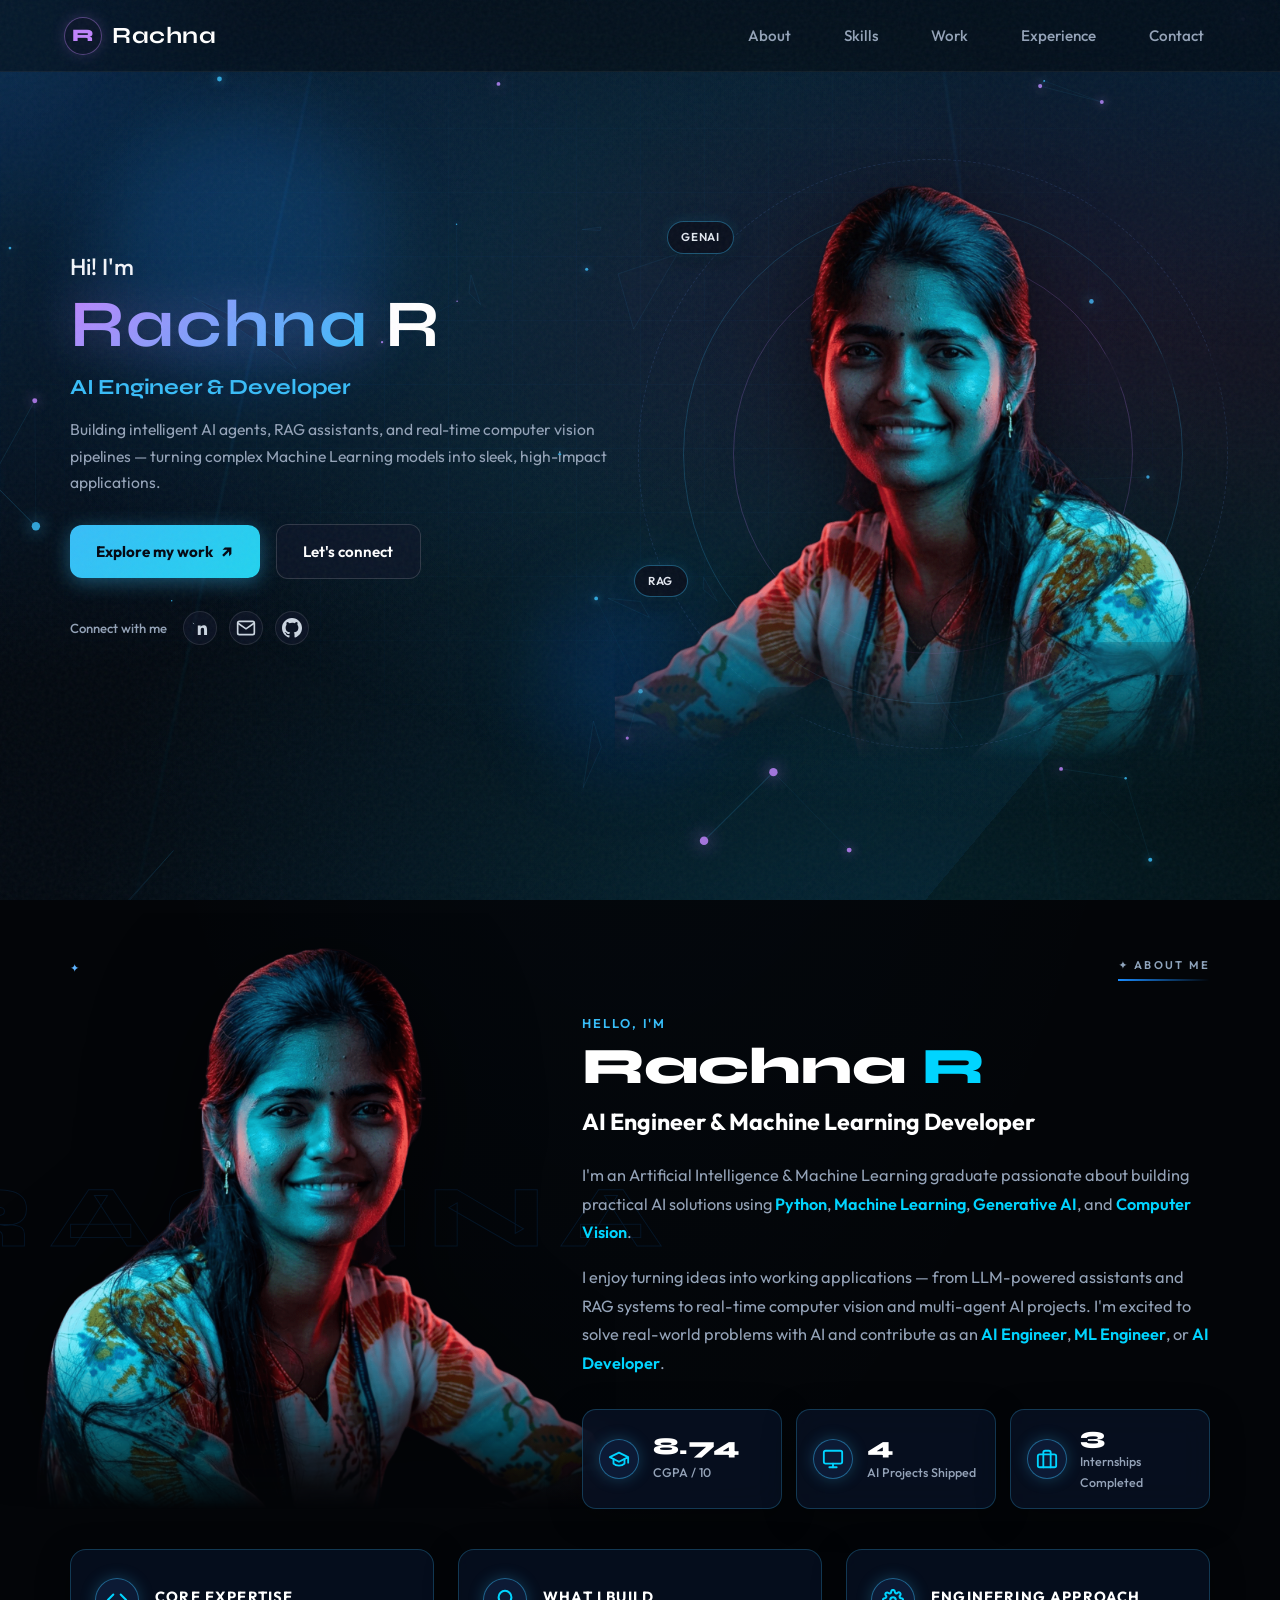
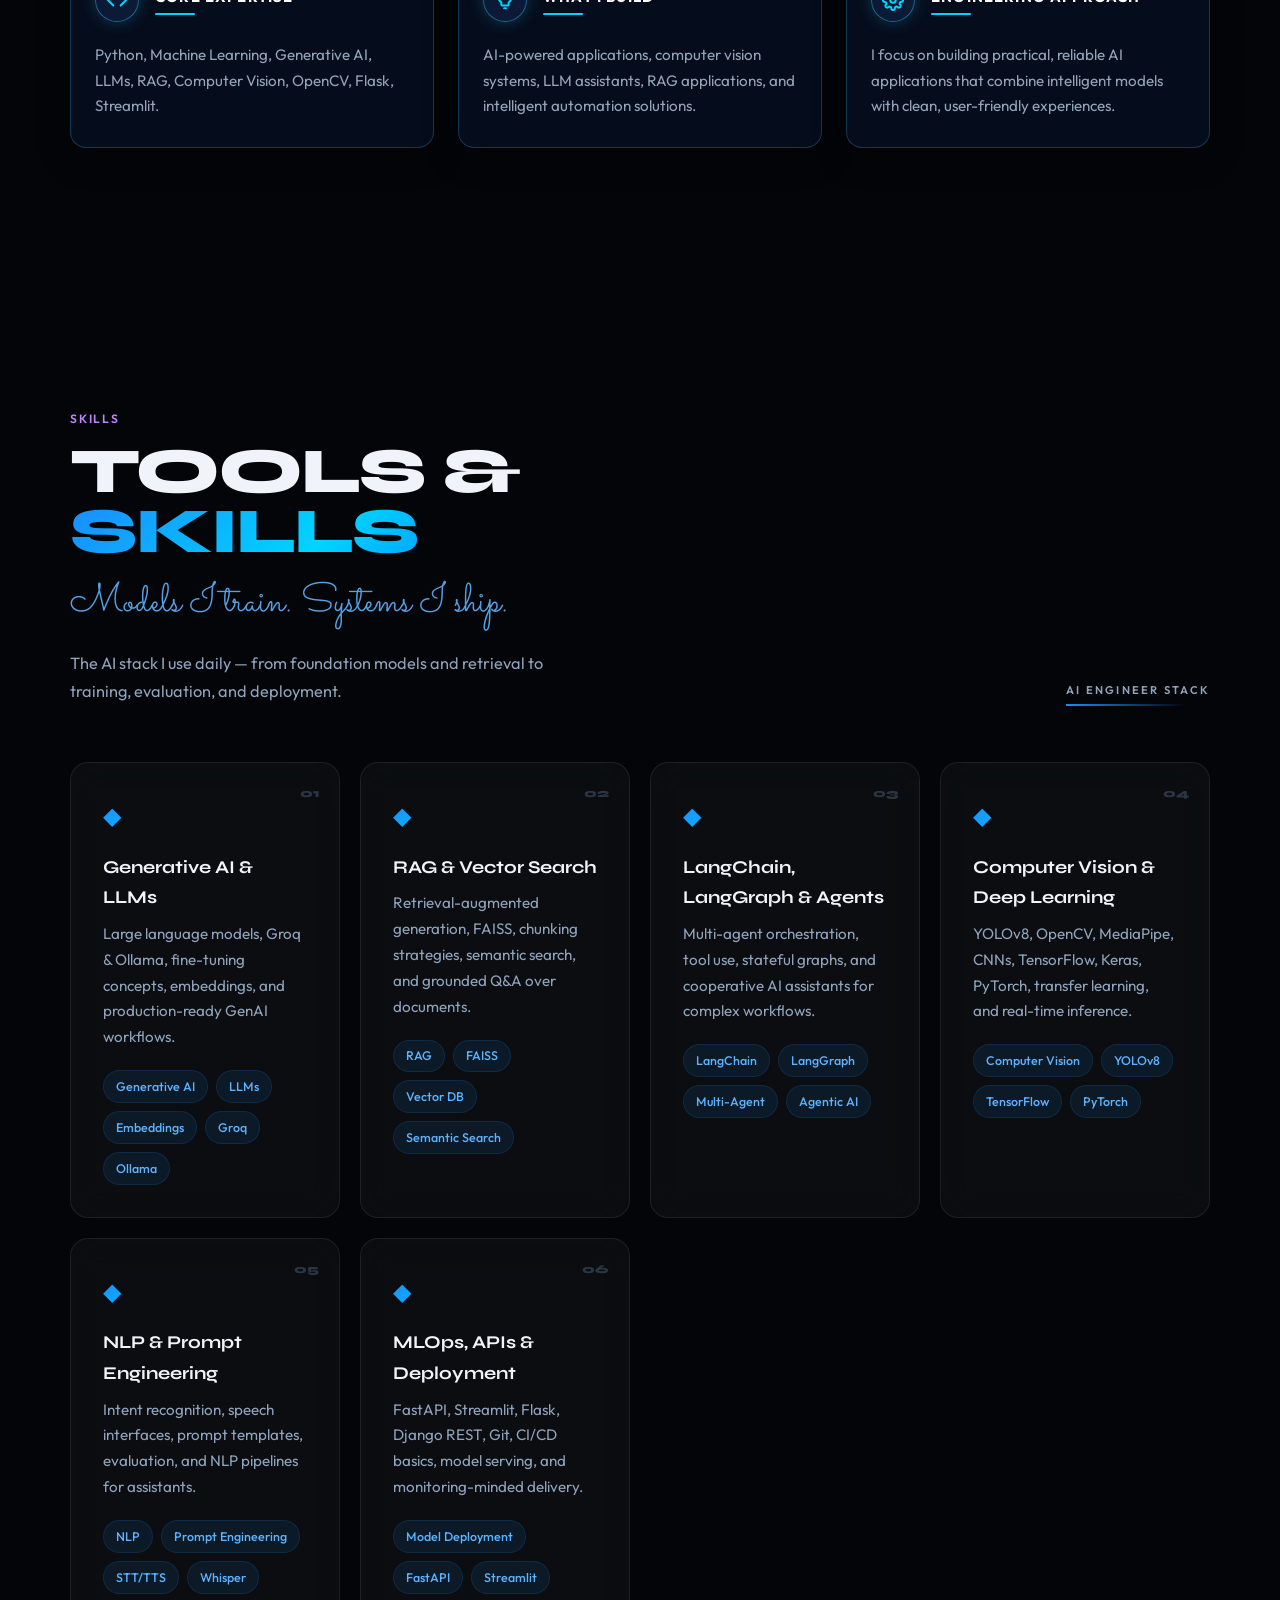
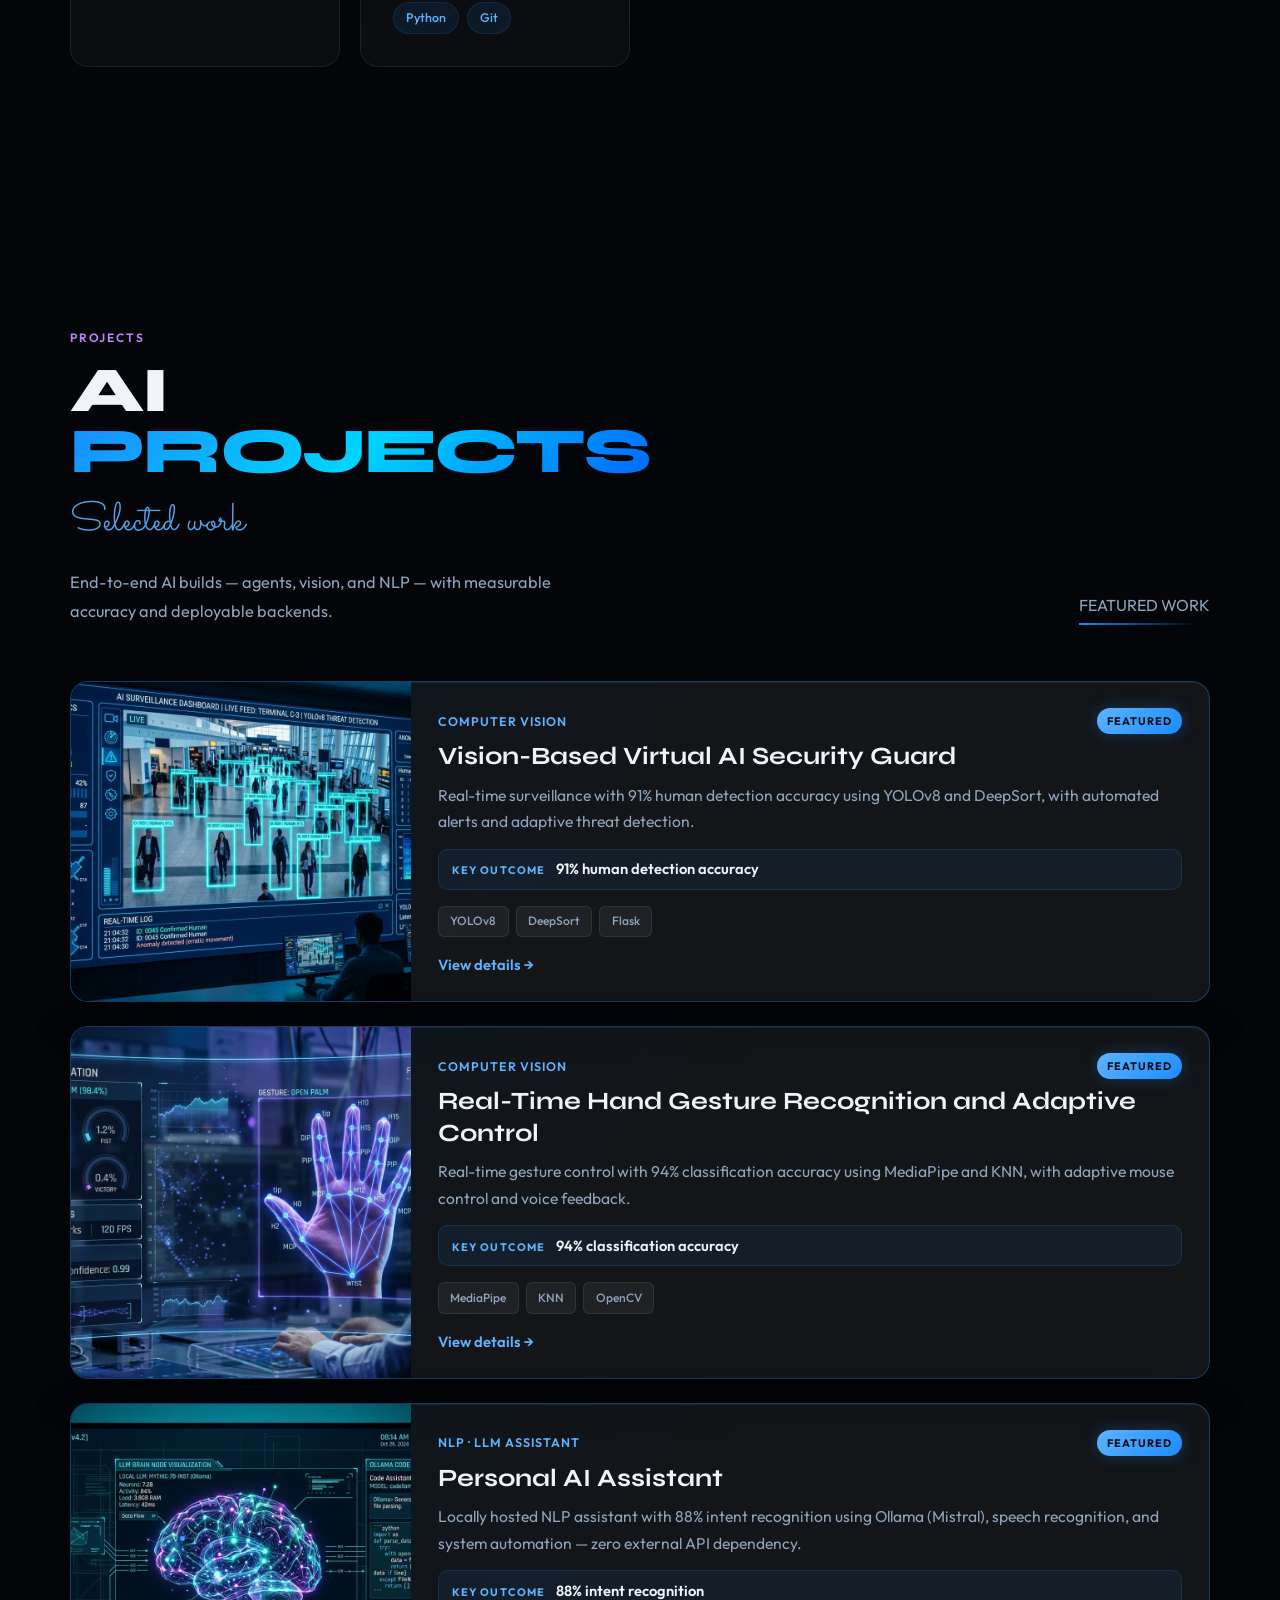
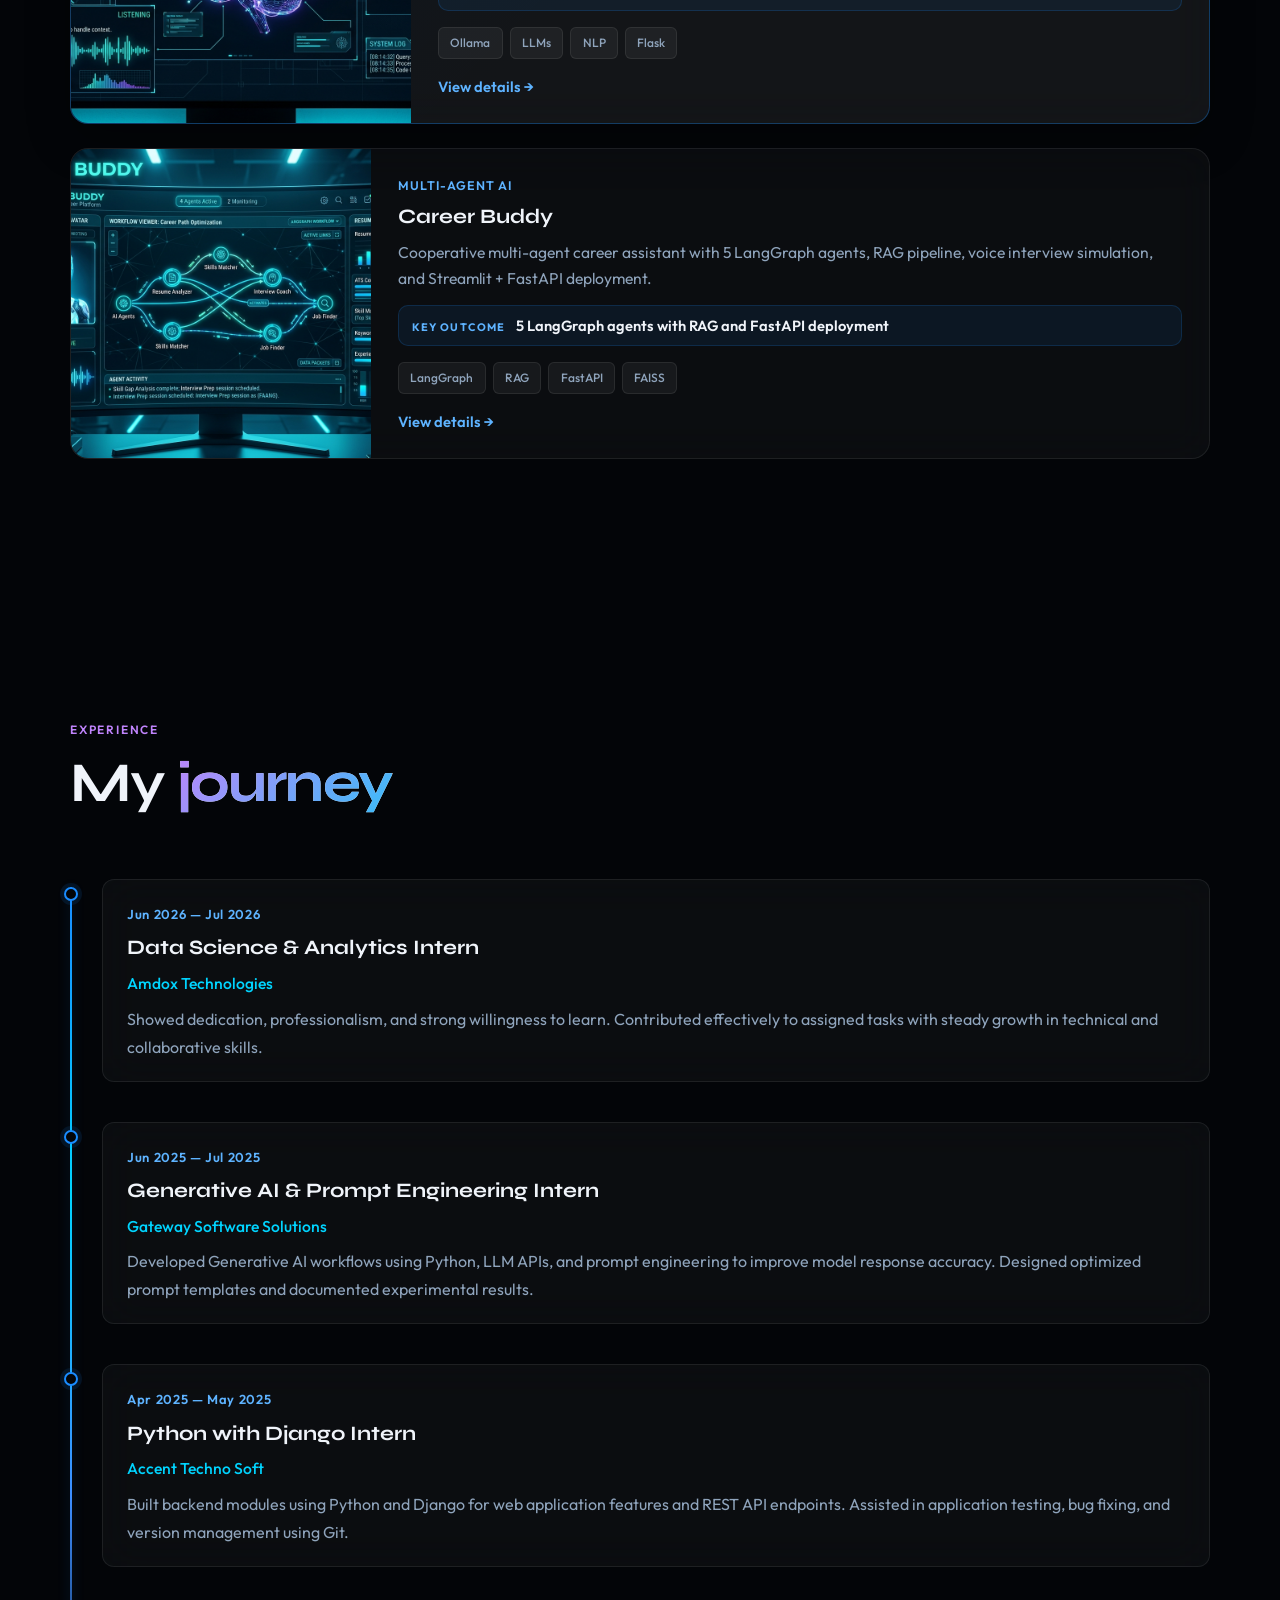
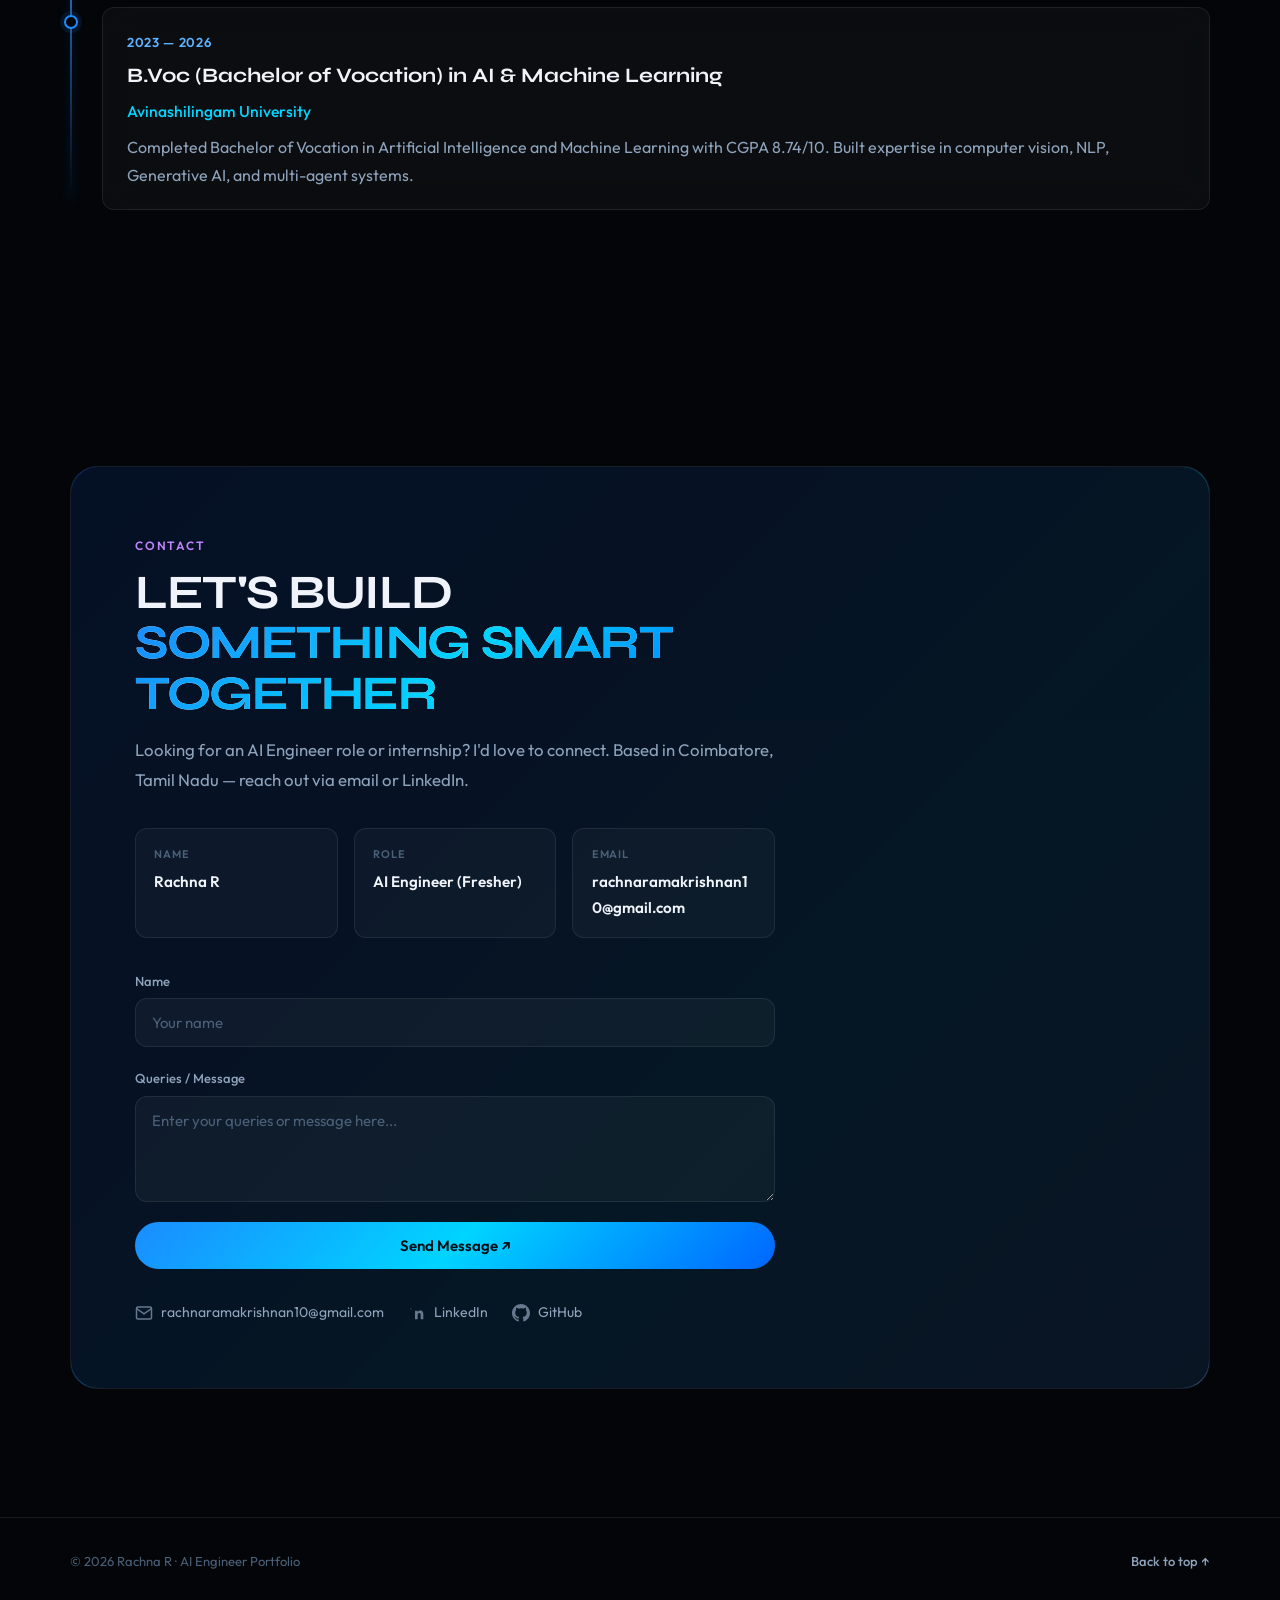
<file: index.html>
<!DOCTYPE html>
<html lang="en">

<head>
  <meta charset="UTF-8" />
  <meta name="viewport" content="width=device-width, initial-scale=1.0" />
  <meta name="description"
    content="Rachna R — Artificial Intelligence Engineer & Machine Learning Developer (CGPA 8.74). Generative AI, LLMs, RAG, Computer Vision, and Model Deployment." />
  <title>Rachna R | AI Engineer Portfolio</title>
  <link rel="preconnect" href="https://fonts.googleapis.com" />
  <link rel="preconnect" href="https://fonts.gstatic.com" crossorigin />
  <link
    href="https://fonts.googleapis.com/css2?family=Syne:wght@700;800&family=Outfit:wght@400;500;600;700&family=Sacramento&display=swap"
    rel="stylesheet" />
  <link rel="stylesheet" href="css/styles.css" />
</head>

<body>
  <!-- Ambient Aurora Mesh, 3D Constellation & Particles -->
  <div class="aurora-bg" aria-hidden="true">
    <canvas id="constellation-3d-canvas"></canvas>
    <div class="aurora-mesh"></div>
    <div class="bg-grid"></div>
    <div class="light-beam light-beam-1"></div>
    <div class="light-beam light-beam-2"></div>
    <div class="bg-orbs">
      <span class="orb orb-1"></span>
      <span class="orb orb-2"></span>
      <span class="orb orb-3"></span>
    </div>
  </div>
  <div class="particles" aria-hidden="true">
    <span></span><span></span><span></span><span></span><span></span>
    <span></span><span></span><span></span><span></span><span></span>
  </div>
  <div class="cursor-glow" aria-hidden="true"></div>
  <div class="grain" aria-hidden="true"></div>

  <!-- Navigation Bar (Matching Reference Layout Header) -->
  <nav class="nav" id="nav">
    <a href="#hero" class="nav-brand">
      <div class="brand-logo-c">R</div>
      <div class="brand-text">
        <span class="brand-name">Rachna</span>
      </div>
    </a>
    <button class="nav-toggle" id="navToggle" aria-label="Toggle menu" aria-expanded="false">
      <span></span><span></span><span></span>
    </button>
    <ul class="nav-links" id="navLinks">
      <li><a href="#about">About</a></li>
      <li><a href="#skills">Skills</a></li>
      <li><a href="#projects">Work</a></li>
      <li><a href="#experience">Experience</a></li>
      <li><a href="#contact">Contact</a></li>
    </ul>
  </nav>

  <main>
    <!-- Hero Section (Kunj Desai Inspired Split Layout) -->
    <section class="hero section" id="hero">
      <div class="container hero-grid">
        <!-- Left Column: Intro & Info Badges -->
        <div class="hero-left reveal">
          <p class="hero-greeting">Hi! I'm</p>
          <h1 class="hero-name">
            <span class="text-purple-cyan">Rachna</span> <span class="text-white">R</span>
          </h1>
          <h2 class="hero-role-headline">
            AI Engineer &amp; Developer
          </h2>
          <p class="hero-tagline">
            Building intelligent AI agents, RAG assistants, and real-time computer vision pipelines — turning complex
            Machine Learning models into sleek, high-impact applications.
          </p>

          <!-- CTA Buttons matching reference design -->
          <div class="hero-cta-group">
            <a href="#projects" class="btn-explore">
              Explore my work <span class="btn-arrow">↗</span>
            </a>
            <a href="#contact" class="btn-connect">Let's connect</a>
          </div>

          <!-- Social Stack -->
          <div class="hero-social-row">
            <span class="social-row-label">Connect with me</span>
            <div class="social-icons">
              <a href="https://linkedin.com/in/rachna-r" target="_blank" rel="noopener" aria-label="LinkedIn">
                <svg width="20" height="20" viewBox="0 0 24 24" fill="currentColor">
                  <path
                    d="M20.447 20.452h-3.554v-5.569c0-1.328-.027-3.037-1.852-3.037-1.853 0-2.136 1.445-2.136 2.939v5.667H9.351V9h3.414v1.561h.046c.477-.9 1.637-1.85 3.37-1.85 3.601 0 4.267 2.37 4.267 5.455v6.286zM5.337 7.433a2.062 2.062 0 01-2.063-2.065 2.064 2.064 112.063 2.065zm1.782 13.019H3.555V9h3.564v11.452zM22.225 0H1.771C.792 0 0 .774 0 1.729v20.542C0 23.227.792 24 1.771 24h20.451C23.2 24 24 23.227 24 22.271V1.729C24 .774 23.2 0 22.222 0h.003z" />
                </svg>
              </a>
              <a href="mailto:rachnaramakrishnan10@gmail.com" aria-label="Email">
                <svg width="20" height="20" viewBox="0 0 24 24" fill="none" stroke="currentColor" stroke-width="2">
                  <path d="M4 4h16c1.1 0 2 .9 2 2v12c0 1.1-.9 2-2 2H4c-1.1 0-2-.9-2-2V6c0-1.1.9-2 2-2z" />
                  <polyline points="22,6 12,13 2,6" />
                </svg>
              </a>
              <a href="https://github.com/Rachna-techfr" target="_blank" rel="noopener" aria-label="GitHub">
                <svg width="20" height="20" viewBox="0 0 24 24" fill="currentColor">
                  <path
                    d="M12 0c-6.626 0-12 5.373-12 12 0 5.302 3.438 9.8 8.207 11.387.599.111.793-.261.793-.577v-2.234c-3.338.726-4.033-1.416-4.033-1.416-.546-1.387-1.333-1.756-1.333-1.756-1.089-.745.083-.729.083-.729 1.205.084 1.839 1.237 1.839 1.237 1.07 1.834 2.807 1.304 3.492.997.107-.775.418-1.305.762-1.604-2.665-.305-5.467-1.334-5.467-5.931 0-1.311.469-2.381 1.236-3.221-.124-.303-.535-1.524.117-3.176 0 0 1.008-.322 3.301 1.23A11.509 11.509 0 0112 5.803c1.02.005 2.047.138 3.006.404 2.291-1.552 3.297-1.23 3.297-1.23.653 1.653.242 2.874.118 3.176.77.84 1.235 1.911 1.235 3.221 0 4.609-2.807 5.624-5.479 5.921.43.372.823 1.102.823 2.222v3.293c0 .319.192.694.801.576 4.765-1.589 8.199-6.086 8.199-11.386 0-6.627-5.373-12-12-12z" />
                </svg>
              </a>
            </div>
          </div>
        </div>

        <!-- Right Column: Hero Portrait with Concentric Orbit Rings & Floating Tech Badges -->
        <div class="hero-right reveal">
          <div class="portrait-orbit-container">
            <div class="orbit-ring orbit-ring-1"></div>
            <div class="orbit-ring orbit-ring-2"></div>
            <div class="orbit-ring orbit-ring-3"></div>

            <!-- Orbit Tech Badges placed on the concentric rings -->
            <span class="tech-orbit-pill pill-genai">GenAI</span>
            <span class="tech-orbit-pill pill-cv">Computer Vision</span>
            <span class="tech-orbit-pill pill-rag">RAG</span>
            <span class="tech-orbit-pill pill-llm">LLMs</span>
            <span class="tech-orbit-pill pill-agents">Multi-Agent</span>
            <span class="tech-orbit-pill pill-pytorch">PyTorch</span>

            <img src="assets/picture 1.png" alt="Rachna R — AI Engineer" class="hero-portrait-bw" id="heroPortrait" />
          </div>
        </div>
      </div>
    </section>

    <!-- About Section -->
    <section class="section about" id="about">
      <div class="container">
        <div class="page-chrome page-chrome--section reveal">
          <span class="page-chrome-left"><span class="mark-icon" aria-hidden="true">✦</span></span>
          <span class="page-chrome-right"> ✦ ABOUT ME</span>
        </div>
        <div class="about-ref-layout">
          <!-- Top Split: Photo & Signature on Left, Bio Info on Right -->
          <div class="about-top-split">
            <div class="about-photo-col reveal">
              <div class="about-photo-container">
                <span class="name-watermark" aria-hidden="true">RACHNA</span>
                <img src="assets/picture 1.png" alt="Rachna R — AI Engineer" class="about-ref-photo" width="520"
                  height="620" loading="lazy" />
              </div>
            </div>
            <div class="about-bio-col reveal">
              <p class="about-eyebrow-text">HELLO, I'M</p>
              <h2 class="about-ref-name">
                Rachna <span class="text-cyan-highlight">R</span>
              </h2>
              <h3 class="about-ref-role">AI Engineer &amp; Machine Learning Developer</h3>
              <p class="about-ref-para">
                I'm an Artificial Intelligence &amp; Machine Learning graduate passionate about building practical AI
                solutions using <span class="text-cyan-bold">Python</span>, <span class="text-cyan-bold">Machine
                  Learning</span>, <span class="text-cyan-bold">Generative AI</span>, and <span
                  class="text-cyan-bold">Computer Vision</span>.
              </p>
              <p class="about-ref-para">
                I enjoy turning ideas into working applications — from LLM-powered assistants and RAG systems to
                real-time computer vision and multi-agent AI projects. I'm excited to solve real-world problems with AI
                and contribute as an <span class="text-cyan-bold">AI Engineer</span>, <span class="text-cyan-bold">ML
                  Engineer</span>, or <span class="text-cyan-bold">AI Developer</span>.
              </p>

              <!-- Stat Badges placed directly below bio paragraphs on the right side -->
              <div class="about-stats-row">
                <!-- Stat Pill 1 -->
                <div class="about-stat-card">
                  <div class="stat-icon-wrap">
                    <svg width="22" height="22" viewBox="0 0 24 24" fill="none" stroke="currentColor" stroke-width="2"
                      stroke-linecap="round" stroke-linejoin="round">
                      <path d="M22 10v6M2 10l10-5 10 5-10 5z"></path>
                      <path d="M6 12v5c3 3 9 3 12 0v-5"></path>
                    </svg>
                  </div>
                  <div class="stat-text-box">
                    <span class="stat-big-num">8.74</span>
                    <span class="stat-sub-label">CGPA / 10</span>
                  </div>
                </div>

                <!-- Stat Pill 2 -->
                <div class="about-stat-card">
                  <div class="stat-icon-wrap">
                    <svg width="22" height="22" viewBox="0 0 24 24" fill="none" stroke="currentColor" stroke-width="2"
                      stroke-linecap="round" stroke-linejoin="round">
                      <rect x="2" y="3" width="20" height="14" rx="2" ry="2"></rect>
                      <line x1="8" y1="21" x2="16" y2="21"></line>
                      <line x1="12" y1="17" x2="12" y2="21"></line>
                    </svg>
                  </div>
                  <div class="stat-text-box">
                    <span class="stat-big-num">4</span>
                    <span class="stat-sub-label">AI Projects Shipped</span>
                  </div>
                </div>

                <!-- Stat Pill 3 -->
                <div class="about-stat-card">
                  <div class="stat-icon-wrap">
                    <svg width="22" height="22" viewBox="0 0 24 24" fill="none" stroke="currentColor" stroke-width="2"
                      stroke-linecap="round" stroke-linejoin="round">
                      <rect x="2" y="7" width="20" height="14" rx="2" ry="2"></rect>
                      <path d="M16 21V5a2 2 0 0 0-2-2h-4a2 2 0 0 0-2 2v16"></path>
                    </svg>
                  </div>
                  <div class="stat-text-box">
                    <span class="stat-big-num">3</span>
                    <span class="stat-sub-label">Internships Completed</span>
                  </div>
                </div>
              </div>
            </div>
          </div>

          <!-- Middle Row: 3 Feature Cards -->
          <div class="about-cards-row reveal">
            <!-- Card 1: Core Expertise -->
            <div class="about-feature-card">
              <div class="feature-card-header">
                <div class="feature-icon-circle">
                  <svg width="22" height="22" viewBox="0 0 24 24" fill="none" stroke="currentColor" stroke-width="2.2"
                    stroke-linecap="round" stroke-linejoin="round">
                    <polyline points="16 18 22 12 16 6"></polyline>
                    <polyline points="8 6 2 12 8 18"></polyline>
                  </svg>
                </div>
                <h4 class="feature-card-title">CORE EXPERTISE</h4>
              </div>
              <p class="feature-card-desc">
                Python, Machine Learning, Generative AI, LLMs, RAG, Computer Vision, OpenCV, Flask, Streamlit.
              </p>
            </div>

            <!-- Card 2: What I Build -->
            <div class="about-feature-card">
              <div class="feature-card-header">
                <div class="feature-icon-circle">
                  <svg width="22" height="22" viewBox="0 0 24 24" fill="none" stroke="currentColor" stroke-width="2.2"
                    stroke-linecap="round" stroke-linejoin="round">
                    <path
                      d="M9 18h6m-4 3h2M12 2a7 7 0 0 0-7 7c0 2.38 1.19 4.47 3 5.74V17a1 1 0 0 0 1 1h6a1 1 0 0 0 1-1v-2.26c1.81-1.27 3-3.36 3-5.74a7 7 0 0 0-7-7z">
                    </path>
                  </svg>
                </div>
                <h4 class="feature-card-title">WHAT I BUILD</h4>
              </div>
              <p class="feature-card-desc">
                AI-powered applications, computer vision systems, LLM assistants, RAG applications, and intelligent
                automation solutions.
              </p>
            </div>

            <!-- Card 3: Engineering Approach -->
            <div class="about-feature-card">
              <div class="feature-card-header">
                <div class="feature-icon-circle">
                  <svg width="22" height="22" viewBox="0 0 24 24" fill="none" stroke="currentColor" stroke-width="2.2"
                    stroke-linecap="round" stroke-linejoin="round">
                    <circle cx="12" cy="12" r="3"></circle>
                    <path
                      d="M19.4 15a1.65 1.65 0 0 0 .33 1.82l.06.06a2 2 0 0 1 0 2.83 2 2 0 0 1-2.83 0l-.06-.06a1.65 1.65 0 0 0-1.82-.33 1.65 1.65 0 0 0-1 1.51V21a2 2 0 0 1-2 2 2 2 0 0 1-2-2v-.09A1.65 1.65 0 0 0 9 19.4a1.65 1.65 0 0 0-1.82.33l-.06.06a2 2 0 0 1-2.83 0 2 2 0 0 1 0-2.83l.06-.06a1.65 1.65 0 0 0 .33-1.82 1.65 1.65 0 0 0-1.51-1H3a2 2 0 0 1-2-2 2 2 0 0 1 2-2h.09A1.65 1.65 0 0 0 4.6 9a1.65 1.65 0 0 0-.33-1.82l-.06-.06a2 2 0 0 1 0-2.83 2 2 0 0 1 2.83 0l.06.06a1.65 1.65 0 0 0 1.82.33H9a1.65 1.65 0 0 0 1-1.51V3a2 2 0 0 1 2-2 2 2 0 0 1 2 2v.09a1.65 1.65 0 0 0 1 1.51 1.65 1.65 0 0 0 1.82-.33l.06-.06a2 2 0 0 1 2.83 0 2 2 0 0 1 0 2.83l-.06.06a1.65 1.65 0 0 0-.33 1.82V9a1.65 1.65 0 0 0 1.51 1H21a2 2 0 0 1 2 2 2 2 0 0 1-2 2h-.09a1.65 1.65 0 0 0-1.51 1z">
                    </path>
                  </svg>
                </div>
                <h4 class="feature-card-title">ENGINEERING APPROACH</h4>
              </div>
              <p class="feature-card-desc">
                I focus on building practical, reliable AI applications that combine intelligent models with clean,
                user-friendly experiences.
              </p>
            </div>
          </div>

        </div>
      </div>
    </section>

    <!-- Skills Section -->
    <section class="section skills" id="skills">
      <div class="container">
        <div class="skills-intro reveal">
          <div class="skills-intro-copy">
            <span class="section-tag"> Skills</span>
            <h2 class="skills-title">
              <span class="skills-title-line">TOOLS &amp;</span>
              <span class="skills-title-line skills-title-accent">SKILLS</span>
            </h2>
            <p class="skills-script">Models I train. Systems I ship.</p>
            <p class="skills-lead">The AI stack I use daily — from foundation models and retrieval to training,
              evaluation, and deployment.</p>
          </div>
          <span class="page-chrome-right skills-intro-label">AI ENGINEER STACK</span>
        </div>
        <div class="skills-grid skills-grid--numbered">
          <div class="skill-card reveal">
            <span class="skill-num" aria-hidden="true">01</span>
            <div class="skill-icon">◆</div>
            <h3>Generative AI &amp; LLMs</h3>
            <p>Large language models, Groq &amp; Ollama, fine-tuning concepts, embeddings, and production-ready GenAI
              workflows.</p>
            <div class="skill-tags">
              <span>Generative AI</span><span>LLMs</span><span>Embeddings</span><span>Groq</span><span>Ollama</span>
            </div>
          </div>
          <div class="skill-card reveal">
            <span class="skill-num" aria-hidden="true">02</span>
            <div class="skill-icon">◆</div>
            <h3>RAG &amp; Vector Search</h3>
            <p>Retrieval-augmented generation, FAISS, chunking strategies, semantic search, and grounded Q&amp;A over
              documents.</p>
            <div class="skill-tags">
              <span>RAG</span><span>FAISS</span><span>Vector DB</span><span>Semantic Search</span>
            </div>
          </div>
          <div class="skill-card reveal">
            <span class="skill-num" aria-hidden="true">03</span>
            <div class="skill-icon">◆</div>
            <h3>LangChain, LangGraph &amp; Agents</h3>
            <p>Multi-agent orchestration, tool use, stateful graphs, and cooperative AI assistants for complex
              workflows.</p>
            <div class="skill-tags">
              <span>LangChain</span><span>LangGraph</span><span>Multi-Agent</span><span>Agentic AI</span>
            </div>
          </div>
          <div class="skill-card reveal">
            <span class="skill-num" aria-hidden="true">04</span>
            <div class="skill-icon">◆</div>
            <h3>Computer Vision &amp; Deep Learning</h3>
            <p>YOLOv8, OpenCV, MediaPipe, CNNs, TensorFlow, Keras, PyTorch, transfer learning, and real-time inference.
            </p>
            <div class="skill-tags">
              <span>Computer Vision</span><span>YOLOv8</span><span>TensorFlow</span><span>PyTorch</span>
            </div>
          </div>
          <div class="skill-card reveal">
            <span class="skill-num" aria-hidden="true">05</span>
            <div class="skill-icon">◆</div>
            <h3>NLP &amp; Prompt Engineering</h3>
            <p>Intent recognition, speech interfaces, prompt templates, evaluation, and NLP pipelines for assistants.
            </p>
            <div class="skill-tags">
              <span>NLP</span><span>Prompt Engineering</span><span>STT/TTS</span><span>Whisper</span>
            </div>
          </div>
          <div class="skill-card reveal">
            <span class="skill-num" aria-hidden="true">06</span>
            <div class="skill-icon">◆</div>
            <h3>MLOps, APIs &amp; Deployment</h3>
            <p>FastAPI, Streamlit, Flask, Django REST, Git, CI/CD basics, model serving, and monitoring-minded delivery.
            </p>
            <div class="skill-tags">
              <span>Model Deployment</span><span>FastAPI</span><span>Streamlit</span><span>Python</span><span>Git</span>
            </div>
          </div>
        </div>
      </div>
    </section>

    <!-- Projects Section -->
    <section class="section projects" id="projects">
      <div class="container">
        <div class="projects-intro reveal">
          <div>
            <span class="section-tag"> Projects</span>
            <h2 class="projects-title">
              <span>AI</span>
              <span class="projects-title-accent">PROJECTS</span>
            </h2>
            <p class="skills-script">Selected work</p>
            <p class="projects-lead">End-to-end AI builds — agents, vision, and NLP — with measurable accuracy and
              deployable backends.</p>
          </div>
          <span class="page-chrome-right">FEATURED WORK</span>
        </div>
        <div class="projects-list">
          <article class="project-card project-card--row project-card--featured reveal" data-tilt>
            <div class="project-image">
              <img src="assets/project_security_guard.jpg" alt="Vision-Based Virtual AI Security Guard"
                class="project-cover-img" loading="lazy" />
              <div class="project-overlay">
                <a href="projects/security-guard.html" class="project-link"
                  aria-label="View AI Security Guard details">View Details &rarr;</a>
              </div>
            </div>
            <div class="project-info">
              <div class="project-info-top">
                <span class="project-category">Computer Vision</span>
                <span class="project-featured-badge">Featured</span>
              </div>
              <h3>Vision-Based Virtual AI Security Guard</h3>
              <p>Real-time surveillance with 91% human detection accuracy using YOLOv8 and DeepSort, with automated
                alerts and adaptive threat detection.</p>
              <p class="project-outcome"><span>Key outcome</span> 91% human detection accuracy</p>
              <div class="project-tech">
                <span>YOLOv8</span><span>DeepSort</span><span>Flask</span>
              </div>
              <a href="projects/security-guard.html" class="project-inline-link">View details &rarr;</a>
            </div>
          </article>
          <article class="project-card project-card--row project-card--featured reveal" data-tilt>
            <div class="project-image">
              <img src="assets/project_hand_gesture.jpg" alt="Real-Time Hand Gesture Recognition and Adaptive Control"
                class="project-cover-img" loading="lazy" />
              <div class="project-overlay">
                <a href="projects/hand-gesture.html" class="project-link"
                  aria-label="View Hand Gesture Recognition details">View Details &rarr;</a>
              </div>
            </div>
            <div class="project-info">
              <div class="project-info-top">
                <span class="project-category">Computer Vision</span>
                <span class="project-featured-badge">Featured</span>
              </div>
              <h3>Real-Time Hand Gesture Recognition and Adaptive Control</h3>
              <p>Real-time gesture control with 94% classification accuracy using MediaPipe and KNN, with adaptive mouse
                control and voice feedback.</p>
              <p class="project-outcome"><span>Key outcome</span> 94% classification accuracy</p>
              <div class="project-tech">
                <span>MediaPipe</span><span>KNN</span><span>OpenCV</span>
              </div>
              <a href="projects/hand-gesture.html" class="project-inline-link">View details &rarr;</a>
            </div>
          </article>
          <article class="project-card project-card--row project-card--featured reveal" data-tilt>
            <div class="project-image">
              <img src="assets/project_ai_assistant.jpg" alt="Personal AI Assistant" class="project-cover-img"
                loading="lazy" />
              <div class="project-overlay">
                <a href="projects/ai-assistant.html" class="project-link"
                  aria-label="View Personal AI Assistant details">View Details &rarr;</a>
              </div>
            </div>
            <div class="project-info">
              <div class="project-info-top">
                <span class="project-category">NLP · LLM Assistant</span>
                <span class="project-featured-badge">Featured</span>
              </div>
              <h3>Personal AI Assistant</h3>
              <p>Locally hosted NLP assistant with 88% intent recognition using Ollama (Mistral), speech recognition,
                and system automation — zero external API dependency.</p>
              <p class="project-outcome"><span>Key outcome</span> 88% intent recognition</p>
              <div class="project-tech">
                <span>Ollama</span><span>LLMs</span><span>NLP</span><span>Flask</span>
              </div>
              <a href="projects/ai-assistant.html" class="project-inline-link">View details &rarr;</a>
            </div>
          </article>
          <article class="project-card project-card--row reveal" data-tilt>
            <div class="project-image">
              <img src="assets/project_career_buddy.jpg" alt="Career Buddy — AI Multi-Agent Platform"
                class="project-cover-img" loading="lazy" />
              <div class="project-overlay">
                <a href="projects/career-buddy.html" class="project-link" aria-label="View Career Buddy details">View
                  Details &rarr;</a>
              </div>
            </div>
            <div class="project-info">
              <span class="project-category">Multi-Agent AI</span>
              <h3>Career Buddy</h3>
              <p>Cooperative multi-agent career assistant with 5 LangGraph agents, RAG pipeline, voice interview
                simulation, and Streamlit + FastAPI deployment.</p>
              <p class="project-outcome"><span>Key outcome</span> 5 LangGraph agents with RAG and FastAPI deployment</p>
              <div class="project-tech">
                <span>LangGraph</span><span>RAG</span><span>FastAPI</span><span>FAISS</span>
              </div>
              <a href="projects/career-buddy.html" class="project-inline-link">View details &rarr;</a>
            </div>
          </article>
        </div>
      </div>
    </section>

    <!-- Experience Section -->
    <section class="section experience" id="experience">
      <div class="container">
        <div class="section-header reveal">
          <span class="section-tag">Experience</span>
          <h2 class="section-title">My <em>journey</em></h2>
        </div>
        <div class="timeline">
          <div class="timeline-item reveal">
            <div class="timeline-marker"></div>
            <div class="timeline-content">
              <span class="timeline-date">Jun 2026 — Jul 2026</span>
              <h3>Data Science &amp; Analytics Intern</h3>
              <p class="timeline-company">Amdox Technologies</p>
              <p>Showed dedication, professionalism, and strong willingness to learn. Contributed effectively to
                assigned tasks with steady growth in technical and collaborative skills.</p>
            </div>
          </div>
          <div class="timeline-item reveal">
            <div class="timeline-marker"></div>
            <div class="timeline-content">
              <span class="timeline-date">Jun 2025 — Jul 2025</span>
              <h3>Generative AI &amp; Prompt Engineering Intern</h3>
              <p class="timeline-company">Gateway Software Solutions</p>
              <p>Developed Generative AI workflows using Python, LLM APIs, and prompt engineering to improve model
                response accuracy. Designed optimized prompt templates and documented experimental results.</p>
            </div>
          </div>
          <div class="timeline-item reveal">
            <div class="timeline-marker"></div>
            <div class="timeline-content">
              <span class="timeline-date">Apr 2025 — May 2025</span>
              <h3>Python with Django Intern</h3>
              <p class="timeline-company">Accent Techno Soft</p>
              <p>Built backend modules using Python and Django for web application features and REST API endpoints.
                Assisted in application testing, bug fixing, and version management using Git.</p>
            </div>
          </div>
          <div class="timeline-item reveal">
            <div class="timeline-marker"></div>
            <div class="timeline-content">
              <span class="timeline-date">2023 — 2026</span>
              <h3>B.Voc (Bachelor of Vocation) in AI &amp; Machine Learning</h3>
              <p class="timeline-company">Avinashilingam University</p>
              <p>
                Completed Bachelor of Vocation in Artificial Intelligence and Machine Learning with CGPA 8.74/10.
                Built expertise in computer vision, NLP, Generative AI, and multi-agent systems.
              </p>
            </div>
          </div>
        </div>
      </div>
    </section>

    <!-- Contact Section -->
    <section class="section contact" id="contact">
      <div class="container">
        <div class="contact-wrapper reveal">
          <div class="contact-border-glow" aria-hidden="true"></div>
          <div class="contact-content">
            <span class="section-tag">Contact</span>
            <h2 class="section-title contact-title">
              LET'S BUILD<br />
              <span class="contact-title-accent">SOMETHING SMART TOGETHER</span>
              <span class="contact-title-script" aria-hidden="true"></span>
            </h2>
            <p class="contact-lead">
              Looking for an AI Engineer role or internship? I'd love to connect.
              Based in Coimbatore, Tamil Nadu — reach out via email or LinkedIn.
            </p>
            <div class="contact-info-grid">
              <div class="contact-info-item">
                <span class="contact-info-label">Name</span>
                <span class="contact-info-value">Rachna R</span>
              </div>
              <div class="contact-info-item">
                <span class="contact-info-label">Role</span>
                <span class="contact-info-value">AI Engineer (Fresher)</span>
              </div>
              <div class="contact-info-item">
                <span class="contact-info-label">Email</span>
                <a href="mailto:rachnaramakrishnan10@gmail.com"
                  class="contact-info-value">rachnaramakrishnan10@gmail.com</a>
              </div>
            </div>
            <form class="contact-form" id="contactForm" method="POST">
              <div class="form-group">
                <label for="name">Name</label>
                <input type="text" id="name" name="name" placeholder="Your name" required />
              </div>
              <div class="form-group">
                <label for="message">Queries / Message</label>
                <textarea id="message" name="message" rows="4" placeholder="Enter your queries or message here..."
                  required></textarea>
              </div>
              <button type="submit" class="btn btn-primary btn-full">Send Message ↗</button>
            </form>
            <div class="contact-links">
              <a href="mailto:rachnaramakrishnan10@gmail.com" class="contact-link">
                <svg width="18" height="18" viewBox="0 0 24 24" fill="none" stroke="currentColor" stroke-width="2">
                  <path d="M4 4h16c1.1 0 2 .9 2 2v12c0 1.1-.9 2-2 2H4c-1.1 0-2-.9-2-2V6c0-1.1.9-2 2-2z" />
                  <polyline points="22,6 12,13 2,6" />
                </svg>
                rachnaramakrishnan10@gmail.com
              </a>
              <a href="https://linkedin.com/in/rachna-r" target="_blank" rel="noopener" class="contact-link">
                <svg width="18" height="18" viewBox="0 0 24 24" fill="currentColor">
                  <path
                    d="M20.447 20.452h-3.554v-5.569c0-1.328-.027-3.037-1.852-3.037-1.853 0-2.136 1.445-2.136 2.939v5.667H9.351V9h3.414v1.561h.046c.477-.9 1.637-1.85 3.37-1.85 3.601 0 4.267 2.37 4.267 5.455v6.286zM5.337 7.433a2.062 2.062 0 01-2.063-2.065 2.064 2.064 112.063 2.065zm1.782 13.019H3.555V9h3.564v11.452zM22.225 0H1.771C.792 0 0 .774 0 1.729v20.542C0 23.227.792 24 1.771 24h20.451C23.2 24 24 23.227 24 22.271V1.729C24 .774 23.2 0 22.222 0h.003z" />
                </svg>
                LinkedIn
              </a>
              <a href="https://github.com/Rachna-techfr" target="_blank" rel="noopener" class="contact-link">
                <svg width="18" height="18" viewBox="0 0 24 24" fill="currentColor">
                  <path
                    d="M12 0c-6.626 0-12 5.373-12 12 0 5.302 3.438 9.8 8.207 11.387.599.111.793-.261.793-.577v-2.234c-3.338.726-4.033-1.416-4.033-1.416-.546-1.387-1.333-1.756-1.333-1.756-1.089-.745.083-.729.083-.729 1.205.084 1.839 1.237 1.839 1.237 1.07 1.834 2.807 1.304 3.492.997.107-.775.418-1.305.762-1.604-2.665-.305-5.467-1.334-5.467-5.931 0-1.311.469-2.381 1.236-3.221-.124-.303-.535-1.524.117-3.176 0 0 1.008-.322 3.301 1.23A11.509 11.509 0 0112 5.803c1.02.005 2.047.138 3.006.404 2.291-1.552 3.297-1.23 3.297-1.23.653 1.653.242 2.874.118 3.176.77.84 1.235 1.911 1.235 3.221 0 4.609-2.807 5.624-5.479 5.921.43.372.823 1.102.823 2.222v3.293c0 .319.192.694.801.576 4.765-1.589 8.199-6.086 8.199-11.386 0-6.627-5.373-12-12-12z" />
                </svg>
                GitHub
              </a>
            </div>
          </div>
        </div>
      </div>
    </section>
  </main>

  <footer class="footer">
    <div class="container footer-inner">
      <p>&copy; 2026 Rachna R · AI Engineer Portfolio</p>
      <a href="#hero" class="back-to-top">Back to top &uarr;</a>
    </div>
  </footer>

  <script src="js/main.js"></script>
</body>

</html>
</file>
<file: css/styles.css>
/* ============================================
   Neon Blueprint — AI Engineer Portfolio
   Electric blue on deep black (PDF-inspired)
   ============================================ */

:root {
  --bg: #030508;
  --bg-elevated: rgba(6, 12, 24, 0.88);
  --bg-card: rgba(255, 255, 255, 0.035);
  --border: rgba(255, 255, 255, 0.08);
  --border-hover: rgba(26, 140, 255, 0.45);
  --text: #f0f4fa;
  --text-muted: #8fa4bc;
  --text-dim: #4a6078;
  --accent: #1a8cff;
  --accent-light: #5eb3ff;
  --accent-glow: rgba(26, 140, 255, 0.45);
  --accent-secondary: #00d4ff;
  --accent-tertiary: #3d8eff;
  --accent-violet: #6b9fff;
  --gradient-hero: linear-gradient(135deg, #1a8cff 0%, #00d4ff 50%, #0066ff 100%);
  --gradient-iridescent: linear-gradient(135deg,
      #0066ff 0%,
      #1a8cff 35%,
      #00d4ff 65%,
      #5eb3ff 100%);
  --glass-blur: blur(20px);
  --font-display: 'Syne', system-ui, sans-serif;
  --font-body: 'Outfit', system-ui, sans-serif;
  --font-script: 'Sacramento', cursive;
  --font-name: 'Story Script', cursive;
  --radius: 18px;
  --radius-sm: 12px;
  --nav-height: 72px;
  --transition: 0.4s cubic-bezier(0.16, 1, 0.3, 1);
}

*,
*::before,
*::after {
  box-sizing: border-box;
  margin: 0;
  padding: 0;
}

html {
  scroll-behavior: smooth;
  scroll-padding-top: var(--nav-height);
}

body {
  font-family: var(--font-body);
  background:
    radial-gradient(ellipse 120% 80% at 50% -20%, rgba(26, 140, 255, 0.08) 0%, transparent 50%),
    var(--bg);
  color: var(--text);
  line-height: 1.7;
  overflow-x: hidden;
  -webkit-font-smoothing: antialiased;
}

::selection {
  background: var(--accent);
  color: #020810;
}

.mark-icon {
  color: var(--accent-light);
  margin-right: 0.35rem;
}

.text-accent {
  color: var(--accent-light);
  font-weight: 600;
}

a {
  color: inherit;
  text-decoration: none;
}

img {
  max-width: 100%;
  display: block;
}

.container {
  width: min(1140px, 92vw);
  margin-inline: auto;
  overflow-wrap: break-word;
}

/* ---- Aurora background ---- */
.aurora-bg {
  position: fixed;
  inset: 0;
  z-index: 0;
  overflow: hidden;
  pointer-events: none;
}

#constellation-3d-canvas {
  position: absolute;
  inset: 0;
  width: 100%;
  height: 100%;
  pointer-events: none;
  z-index: 1;
  opacity: 0.85;
}

.aurora-mesh {
  position: absolute;
  inset: -50%;
  background:
    radial-gradient(ellipse 80% 60% at 20% 30%, rgba(26, 140, 255, 0.22) 0%, transparent 55%),
    radial-gradient(ellipse 70% 50% at 80% 20%, rgba(0, 102, 255, 0.16) 0%, transparent 50%),
    radial-gradient(ellipse 60% 70% at 60% 80%, rgba(0, 212, 255, 0.12) 0%, transparent 55%),
    radial-gradient(ellipse 50% 40% at 10% 90%, rgba(107, 159, 255, 0.1) 0%, transparent 50%),
    conic-gradient(from 220deg at 70% 60%, rgba(26, 140, 255, 0.06) 0deg, transparent 120deg);
  animation: meshShift 18s ease-in-out infinite alternate;
}

.bg-grid {
  position: absolute;
  inset: 0;
  background-image:
    linear-gradient(rgba(26, 140, 255, 0.04) 1px, transparent 1px),
    linear-gradient(90deg, rgba(26, 140, 255, 0.04) 1px, transparent 1px);
  background-size: 64px 64px;
  mask-image: radial-gradient(ellipse 85% 75% at 50% 40%, #000 20%, transparent 75%);
  opacity: 0.85;
}

.light-beam {
  position: absolute;
  width: 2px;
  height: 140%;
  top: -20%;
  background: linear-gradient(to bottom,
      transparent,
      rgba(26, 140, 255, 0.35),
      rgba(0, 212, 255, 0.15),
      transparent);
  filter: blur(1px);
  opacity: 0.35;
  animation: beamSweep 12s ease-in-out infinite;
}

.light-beam-1 {
  left: 18%;
  transform: rotate(12deg);
}

.light-beam-2 {
  right: 22%;
  transform: rotate(-8deg);
  animation-delay: -6s;
  animation-duration: 16s;
}

@keyframes beamSweep {

  0%,
  100% {
    opacity: 0.2;
    transform: rotate(12deg) translateY(0);
  }

  50% {
    opacity: 0.45;
    transform: rotate(12deg) translateY(3%);
  }
}

.bg-orbs {
  position: absolute;
  inset: 0;
  overflow: hidden;
}

.orb {
  position: absolute;
  border-radius: 50%;
  filter: blur(40px);
  animation: orbFloat 20s ease-in-out infinite;
}

.orb-1 {
  width: 280px;
  height: 280px;
  top: 12%;
  left: 8%;
  background: rgba(26, 140, 255, 0.18);
}

.orb-2 {
  width: 220px;
  height: 220px;
  top: 55%;
  right: 10%;
  background: rgba(0, 212, 255, 0.12);
  animation-delay: -7s;
  animation-duration: 24s;
}

.orb-3 {
  width: 180px;
  height: 180px;
  bottom: 15%;
  left: 42%;
  background: rgba(0, 102, 255, 0.14);
  animation-delay: -12s;
  animation-duration: 18s;
}

@keyframes orbFloat {

  0%,
  100% {
    transform: translate(0, 0) scale(1);
  }

  33% {
    transform: translate(24px, -20px) scale(1.06);
  }

  66% {
    transform: translate(-16px, 16px) scale(0.94);
  }
}

@keyframes meshShift {
  0% {
    transform: translate(0, 0) rotate(0deg) scale(1);
  }

  33% {
    transform: translate(3%, -2%) rotate(2deg) scale(1.05);
  }

  66% {
    transform: translate(-2%, 3%) rotate(-1deg) scale(0.98);
  }

  100% {
    transform: translate(1%, 1%) rotate(1deg) scale(1.02);
  }
}

.aurora-wave {
  position: absolute;
  width: 200%;
  height: 40%;
  left: -50%;
  border-radius: 50%;
  filter: blur(60px);
  opacity: 0.5;
  animation: auroraDrift 14s ease-in-out infinite;
}

.aurora-wave-1 {
  top: 10%;
  background: linear-gradient(90deg, transparent, rgba(26, 140, 255, 0.28), transparent);
  animation-delay: 0s;
}

.aurora-wave-2 {
  top: 45%;
  background: linear-gradient(90deg, transparent, rgba(0, 102, 255, 0.22), transparent);
  animation-delay: -5s;
  animation-duration: 18s;
}

.aurora-wave-3 {
  bottom: 5%;
  background: linear-gradient(90deg, transparent, rgba(0, 212, 255, 0.12), rgba(26, 140, 255, 0.12), transparent);
  animation-delay: -9s;
  animation-duration: 22s;
}

@keyframes auroraDrift {

  0%,
  100% {
    transform: translateX(-10%) skewY(-2deg);
    opacity: 0.4;
  }

  50% {
    transform: translateX(10%) skewY(2deg);
    opacity: 0.65;
  }
}

/* ---- Floating particles ---- */
.particles {
  position: fixed;
  inset: 0;
  z-index: 0;
  pointer-events: none;
  overflow: hidden;
}

.particles span {
  position: absolute;
  width: 3px;
  height: 3px;
  border-radius: 50%;
  background: var(--accent-light);
  opacity: 0;
  animation: particleFloat 12s ease-in-out infinite;
}

.particles span:nth-child(1) {
  left: 10%;
  top: 20%;
  animation-delay: 0s;
}

.particles span:nth-child(2) {
  left: 25%;
  top: 60%;
  animation-delay: -2s;
  background: var(--accent-secondary);
}

.particles span:nth-child(3) {
  left: 45%;
  top: 15%;
  animation-delay: -4s;
}

.particles span:nth-child(4) {
  left: 70%;
  top: 45%;
  animation-delay: -1s;
  background: var(--accent-tertiary);
}

.particles span:nth-child(5) {
  left: 85%;
  top: 75%;
  animation-delay: -6s;
}

.particles span:nth-child(6) {
  left: 15%;
  top: 85%;
  animation-delay: -3s;
  background: var(--accent-violet);
}

.particles span:nth-child(7) {
  left: 55%;
  top: 70%;
  animation-delay: -7s;
}

.particles span:nth-child(8) {
  left: 90%;
  top: 25%;
  animation-delay: -5s;
  background: var(--accent-secondary);
}

.particles span:nth-child(9) {
  left: 35%;
  top: 40%;
  animation-delay: -8s;
}

.particles span:nth-child(10) {
  left: 60%;
  top: 90%;
  animation-delay: -9s;
  background: var(--accent-tertiary);
}

@keyframes particleFloat {

  0%,
  100% {
    opacity: 0;
    transform: translateY(0) scale(0.5);
  }

  10% {
    opacity: 0.7;
  }

  50% {
    opacity: 0.4;
    transform: translateY(-80px) scale(1);
  }

  90% {
    opacity: 0;
  }
}

/* ---- Ambient effects ---- */
.cursor-glow {
  position: fixed;
  width: 480px;
  height: 480px;
  border-radius: 50%;
  background: radial-gradient(circle,
      rgba(26, 140, 255, 0.2) 0%,
      rgba(0, 102, 255, 0.1) 40%,
      transparent 70%);
  pointer-events: none;
  z-index: 1;
  transform: translate(-50%, -50%);
  opacity: 0.5;
  transition: opacity 0.3s;
  mix-blend-mode: screen;
}

.grain {
  position: fixed;
  inset: 0;
  pointer-events: none;
  z-index: 9999;
  opacity: 0.045;
  background-image: url("data:image/svg+xml,%3Csvg viewBox='0 0 256 256' xmlns='http://www.w3.org/2000/svg'%3E%3Cfilter id='n'%3E%3CfeTurbulence type='fractalNoise' baseFrequency='0.9' numOctaves='4' stitchTiles='stitch'/%3E%3C/filter%3E%3Crect width='100%25' height='100%25' filter='url(%23n)'/%3E%3C/svg%3E");
}

main {
  position: relative;
  z-index: 2;
}

/* ---- Navigation Bar ---- */
.nav {
  position: fixed;
  top: 0;
  left: 0;
  width: 100%;
  height: var(--nav-height);
  padding: 0 4rem;
  display: flex;
  align-items: center;
  justify-content: space-between;
  background: rgba(3, 5, 8, 0.45);
  backdrop-filter: blur(14px);
  -webkit-backdrop-filter: blur(14px);
  border-bottom: 1px solid rgba(255, 255, 255, 0.05);
  z-index: 1000;
  transition: all 0.3s ease;
}

.nav-brand {
  display: flex;
  align-items: center;
  gap: 0.65rem;
  text-decoration: none;
}

.brand-logo-c {
  width: 38px;
  height: 38px;
  border-radius: 50%;
  border: 1.5px solid rgba(192, 132, 252, 0.4);
  background: rgba(15, 23, 42, 0.6);
  color: #c084fc;
  display: flex;
  align-items: center;
  justify-content: center;
  font-family: var(--font-display);
  font-weight: 800;
  font-size: 1.1rem;
  box-shadow: 0 0 15px rgba(192, 132, 252, 0.2);
}

.brand-text {
  display: flex;
  flex-direction: column;
}

.brand-name {
  font-family: var(--font-name), var(--font-display);
  font-weight: 700;
  font-size: 1.45rem;
  color: #ffffff;
  letter-spacing: 0.02em;
  line-height: 1.1;
}

.brand-sub {
  font-size: 0.75rem;
  color: #94a3b8;
  font-weight: 500;
}

.nav-links {
  display: flex;
  align-items: center;
  gap: 1.8rem;
  list-style: none;
  margin-left: auto;
  /* Aligns all buttons strictly to the right side */
}

.nav-links a {
  font-family: var(--font-body);
  font-size: 0.95rem;
  font-weight: 500;
  color: #94a3b8;
  padding: 0.4rem 0.75rem;
  background: none;
  border: none;
  box-shadow: none;
  transition: color 0.25s ease;
  position: relative;
  display: inline-flex;
  align-items: center;
}

.nav-links a::after {
  content: '';
  position: absolute;
  bottom: -4px;
  left: 0;
  width: 0;
  height: 2px;
  background: linear-gradient(90deg, #38bdf8, #c084fc);
  border-radius: 2px;
  transition: width 0.3s ease;
}

.nav-links a:hover,
.nav-links a.active {
  color: #ffffff;
  background: none;
  border-color: transparent;
  box-shadow: none;
  transform: none;
}

.nav-links a:hover::after,
.nav-links a.active::after {
  width: 100%;
}

.nav-toggle {
  display: none;
  flex-direction: column;
  gap: 5px;
  background: none;
  border: none;
  cursor: pointer;
  padding: 4px;
}

.nav-toggle span {
  display: block;
  width: 24px;
  height: 2px;
  background: var(--text);
  transition: transform 0.3s, opacity 0.3s;
}

.nav-toggle.active span:nth-child(1) {
  transform: translateY(7px) rotate(45deg);
}

.nav-toggle.active span:nth-child(2) {
  opacity: 0;
}

.nav-toggle.active span:nth-child(3) {
  transform: translateY(-7px) rotate(-45deg);
}

/* ---- Sections ---- */
.section {
  position: relative;
  padding: clamp(5rem, 12vw, 8rem) 0;
}

.section-header {
  margin-bottom: clamp(2.5rem, 5vw, 4rem);
}

.section-tag {
  display: inline-block;
  font-size: 0.75rem;
  font-weight: 600;
  letter-spacing: 0.15em;
  text-transform: uppercase;
  color: #c084fc;
  margin-bottom: 0.75rem;
}

.section-title {
  font-family: var(--font-display);
  font-size: clamp(2.25rem, 5vw, 3.5rem);
  font-weight: 700;
  letter-spacing: -0.03em;
  line-height: 1.12;
  background: linear-gradient(120deg,
      var(--text) 0%,
      var(--text) 40%,
      #c084fc 50%,
      var(--text) 60%,
      var(--text) 100%);
  background-size: 200% auto;
  -webkit-background-clip: text;
  -webkit-text-fill-color: transparent;
  background-clip: text;
  animation: shimmer 6s linear infinite;
}

@keyframes shimmer {
  0% {
    background-position: 200% center;
  }

  100% {
    background-position: -200% center;
  }
}

.section-title em {
  font-style: normal;
  background: linear-gradient(135deg, #c084fc 0%, #38bdf8 100%);
  -webkit-background-clip: text;
  -webkit-text-fill-color: transparent;
  background-clip: text;
  animation: none;
}

/* ---- Reveal animations ---- */
.reveal {
  opacity: 0;
  transform: translateY(40px);
  transition: opacity 0.8s cubic-bezier(0.16, 1, 0.3, 1),
    transform 0.8s cubic-bezier(0.16, 1, 0.3, 1);
}

.reveal.visible {
  opacity: 1;
  transform: translateY(0);
}

/* ============================================
   Hero Section - Compact Above-The-Fold Layout
   ============================================ */
.hero {
  min-height: calc(100vh - var(--nav-height));
  position: relative;
  display: flex;
  align-items: center;
  padding-top: calc(var(--nav-height) + 0.5rem);
  padding-bottom: 1rem;
  overflow: hidden;
  background: radial-gradient(ellipse at 80% 40%, rgba(192, 132, 252, 0.12) 0%, rgba(56, 189, 248, 0.08) 40%, transparent 70%);
}

.hero-grid {
  display: grid;
  grid-template-columns: 1fr 1fr;
  gap: 2rem;
  align-items: center;
  position: relative;
  z-index: 5;
}

.hero-greeting {
  font-size: clamp(1.2rem, 1.8vw, 1.5rem);
  font-weight: 500;
  color: #f1f5f9;
  margin-bottom: 0.1rem;
}

.hero-name {
  font-family: var(--font-name), 'Syne', system-ui, sans-serif;
  font-size: clamp(2.6rem, 5.2vw, 4.5rem);
  font-weight: 700;
  letter-spacing: 0.02em;
  line-height: 1.1;
  margin-bottom: 0.5rem;
  text-transform: none;
  white-space: nowrap;
}

.text-purple-cyan {
  background: linear-gradient(135deg, #c084fc 0%, #38bdf8 100%);
  -webkit-background-clip: text;
  -webkit-text-fill-color: transparent;
  background-clip: text;
  filter: drop-shadow(0 0 25px rgba(192, 132, 252, 0.35));
}

.text-white {
  color: #ffffff;
}

.hero-role-headline {
  font-family: var(--font-display);
  font-size: clamp(1.05rem, 1.7vw, 1.35rem);
  font-weight: 700;
  color: #38bdf8;
  margin-bottom: 0.65rem;
  letter-spacing: -0.01em;
}

.hero-tagline {
  font-size: clamp(0.98rem, 1.15vw, 1.08rem);
  color: #94a3b8;
  line-height: 1.7;
  margin-bottom: 1.1rem;
  max-width: 560px;
}

/* Badge Pills Row */
.hero-badge-pills {
  display: flex;
  flex-wrap: wrap;
  gap: 0.45rem;
  margin-bottom: 1rem;
}

.badge-pill {
  font-size: 0.78rem;
  font-weight: 500;
  color: #e2e8f0;
  background: rgba(15, 23, 42, 0.65);
  border: 1px solid rgba(192, 132, 252, 0.25);
  padding: 0.35rem 0.85rem;
  border-radius: 100px;
  backdrop-filter: blur(12px);
  transition: all 0.3s ease;
}

.badge-pill:hover {
  background: rgba(192, 132, 252, 0.2);
  border-color: #c084fc;
  color: #ffffff;
  transform: translateY(-2px);
  box-shadow: 0 4px 15px rgba(192, 132, 252, 0.25);
}

/* Quick Spec Info Cards */
.hero-info-cards {
  display: flex;
  flex-direction: column;
  gap: 0.5rem;
  margin-bottom: 1rem;
}

.info-card {
  display: flex;
  align-items: center;
  gap: 0.75rem;
  padding: 0.45rem 0.95rem;
  background: rgba(15, 23, 42, 0.45);
  border: 1px solid rgba(255, 255, 255, 0.08);
  border-radius: 12px;
  backdrop-filter: blur(10px);
  max-width: 500px;
  transition: border-color 0.3s;
}

.info-card:hover {
  border-color: rgba(56, 189, 248, 0.35);
}

.info-card-icon {
  font-size: 1.1rem;
}

.info-card-text {
  display: flex;
  flex-direction: column;
}

.info-card-label {
  font-size: 0.7rem;
  font-weight: 600;
  text-transform: uppercase;
  letter-spacing: 0.08em;
  color: #38bdf8;
}

.info-card-val {
  font-size: 0.84rem;
  font-weight: 500;
  color: #f1f5f9;
}

.info-card-val.link-val:hover {
  color: #c084fc;
  text-decoration: underline;
}

/* Social Row Stack */
.hero-social-row {
  display: flex;
  align-items: center;
  gap: 1rem;
}

.social-row-label {
  font-size: 0.82rem;
  font-weight: 500;
  color: #94a3b8;
}

.social-icons {
  display: flex;
  align-items: center;
  gap: 0.75rem;
}

.social-icons a {
  display: inline-flex;
  align-items: center;
  justify-content: center;
  width: 34px;
  height: 34px;
  border-radius: 50%;
  background: rgba(15, 23, 42, 0.6);
  border: 1px solid rgba(255, 255, 255, 0.1);
  color: #cbd5e1;
  transition: all 0.3s ease;
}

.social-icons a:hover {
  background: #c084fc;
  color: #05070d;
  border-color: #c084fc;
  transform: translateY(-3px);
  box-shadow: 0 6px 20px rgba(192, 132, 252, 0.4);
}

/* Hero Right: Studio Portrait Cutout (Lowered & Enlarged Position) */
/* Hero Right: Studio Portrait Cutout */
.hero-right {
  position: relative;
  display: flex;
  justify-content: center;
  align-items: flex-start;
  margin-top: 15px;
}

.portrait-smoky-bg {
  position: absolute;
  width: 460px;
  height: 460px;
  border-radius: 50%;
  background: radial-gradient(circle at 35% 50%, rgba(192, 132, 252, 0.25) 0%, rgba(56, 189, 248, 0.15) 50%, transparent 80%);
  filter: blur(55px);
  z-index: 1;
}

/* Hero CTA Buttons matching reference design */
.hero-cta-group {
  display: flex;
  align-items: center;
  gap: 1rem;
  margin-top: 1.75rem;
  margin-bottom: 2rem;
  flex-wrap: wrap;
}

.btn-explore {
  display: inline-flex;
  align-items: center;
  gap: 0.5rem;
  padding: 0.85rem 1.65rem;
  min-height: 44px;
  background: linear-gradient(135deg, #38bdf8 0%, #22d3ee 100%);
  color: #030712;
  font-family: var(--font-body);
  font-weight: 700;
  font-size: 0.95rem;
  border-radius: 12px;
  box-shadow: 0 4px 20px rgba(56, 189, 248, 0.4);
  transition: all 0.3s ease;
}

.btn-explore:hover {
  transform: translateY(-2px);
  box-shadow: 0 8px 25px rgba(56, 189, 248, 0.6);
  color: #000000;
}

.btn-arrow {
  font-size: 1.1rem;
  line-height: 1;
  transition: transform 0.25s ease;
}

.btn-explore:hover .btn-arrow {
  transform: translate(3px, -3px);
}

.btn-connect {
  display: inline-flex;
  align-items: center;
  justify-content: center;
  padding: 0.85rem 1.65rem;
  min-height: 44px;
  background: rgba(15, 23, 42, 0.6);
  color: #ffffff;
  font-family: var(--font-body);
  font-weight: 600;
  font-size: 0.95rem;
  border-radius: 12px;
  border: 1px solid rgba(255, 255, 255, 0.15);
  backdrop-filter: blur(10px);
  transition: all 0.3s ease;
}

.btn-connect:hover {
  background: rgba(255, 255, 255, 0.08);
  border-color: rgba(56, 189, 248, 0.4);
  color: #ffffff;
  transform: translateY(-2px);
}

/* Right Column Orbit Rings & Tech Badges */
.portrait-orbit-container {
  position: relative;
  display: flex;
  justify-content: center;
  align-items: center;
  width: 100%;
  max-width: 620px;
}

.orbit-ring {
  position: absolute;
  border-radius: 50%;
  pointer-events: none;
  z-index: 1;
}

.orbit-ring-1 {
  width: 400px;
  height: 400px;
  border: 1px solid rgba(192, 132, 252, 0.22);
}

.orbit-ring-2 {
  width: 500px;
  height: 500px;
  border: 1px solid rgba(56, 189, 248, 0.2);
  animation: orbitRotate 45s linear infinite;
}

.orbit-ring-3 {
  width: 590px;
  height: 590px;
  border: 1px dashed rgba(107, 159, 255, 0.14);
}

@keyframes orbitRotate {
  0% {
    transform: rotate(0deg);
  }

  100% {
    transform: rotate(360deg);
  }
}

.tech-orbit-pill {
  position: absolute;
  z-index: 4;
  font-size: 0.72rem;
  font-weight: 600;
  letter-spacing: 0.05em;
  text-transform: uppercase;
  color: #e2e8f0;
  background: rgba(10, 15, 28, 0.85);
  border: 1px solid rgba(56, 189, 248, 0.4);
  padding: 0.35rem 0.85rem;
  border-radius: 100px;
  backdrop-filter: blur(12px);
  box-shadow: 0 4px 18px rgba(0, 0, 0, 0.5), 0 0 14px rgba(56, 189, 248, 0.2);
  transition: all 0.3s ease;
  white-space: nowrap;
}

.tech-orbit-pill:hover {
  transform: scale(1.1);
  border-color: #c084fc;
  color: #ffffff;
  box-shadow: 0 6px 22px rgba(192, 132, 252, 0.5);
}

.pill-genai {
  top: 8%;
  left: 2%;
}

.pill-cv {
  top: 32%;
  right: -4%;
}

.pill-rag {
  bottom: 24%;
  left: -4%;
}

.pill-llm {
  top: 2%;
  right: 10%;
}

.pill-agents {
  bottom: 10%;
  right: 2%;
}

.pill-pytorch {
  bottom: 2%;
  left: 18%;
}

.hero-portrait-bw {
  position: relative;
  z-index: 2;
  width: 100%;
  max-width: 640px;
  height: auto;
  object-fit: contain;
  margin-bottom: 0px;
  transform: scale(1.15) translateY(12px) scaleX(-1);
  filter: drop-shadow(0 20px 40px rgba(0, 0, 0, 0.6));
  transition: transform 0.3s cubic-bezier(0.1, 1, 0.1, 1);
  -webkit-mask-image: radial-gradient(ellipse 92% 88% at 50% 45%, #000 60%, transparent 100%),
    linear-gradient(to bottom, #000 70%, transparent 96%);
  mask-image: radial-gradient(ellipse 92% 88% at 50% 45%, #000 60%, transparent 100%),
    linear-gradient(to bottom, #000 70%, transparent 96%);
  -webkit-mask-composite: source-in;
  mask-composite: intersect;
}

@media (max-width: 992px) {
  .hero-grid {
    grid-template-columns: 1fr;
    gap: 3rem;
  }

  .hero-right {
    order: -1;
  }

  .hero-portrait-bw {
    max-width: 340px;
  }

  .project-card--row,
  .project-card--featured.project-card--row {
    grid-template-columns: 1fr;
  }

  .project-card--row .project-image {
    min-height: 220px;
    aspect-ratio: 16/10;
  }

  .about-bio-col .about-stats-row {
    grid-template-columns: 1fr;
  }
}

.hero-content {
  position: relative;
  z-index: 1;
}

.hero-eyebrow {
  display: inline-flex;
  align-items: center;
  gap: 0.5rem;
  font-size: 0.875rem;
  font-weight: 600;
  color: var(--accent-light);
  margin-bottom: 1.5rem;
  padding: 0.4rem 1rem 0.4rem 0.75rem;
  background: rgba(26, 140, 255, 0.08);
  border: 1px solid rgba(26, 140, 255, 0.2);
  border-radius: 100px;
  backdrop-filter: blur(8px);
}

.hero-eyebrow::before {
  content: '';
  width: 8px;
  height: 8px;
  border-radius: 50%;
  background: var(--accent);
  box-shadow: 0 0 12px var(--accent-glow);
  animation: pulse 2s ease-in-out infinite;
}

@keyframes pulse {

  0%,
  100% {
    opacity: 1;
    transform: scale(1);
  }

  50% {
    opacity: 0.5;
    transform: scale(1.3);
  }
}

.hero-title {
  font-family: var(--font-display);
  font-size: clamp(2.75rem, 7vw, 5.5rem);
  font-weight: 800;
  line-height: 1.05;
  letter-spacing: -0.04em;
  margin-bottom: 1.5rem;
}

.hero-line {
  display: block;
}

.hero-line-accent {
  background: var(--gradient-hero);
  -webkit-background-clip: text;
  -webkit-text-fill-color: transparent;
  background-clip: text;
}

.hero-title em {
  font-style: italic;
  font-weight: 700;
}

.hero-sub {
  font-size: clamp(1rem, 2vw, 1.2rem);
  color: var(--text-muted);
  max-width: 560px;
  margin-bottom: 2.5rem;
  line-height: 1.8;
}

.hero-sub strong {
  color: var(--text);
  font-weight: 600;
}

.hero-actions {
  display: flex;
  flex-wrap: wrap;
  gap: 1rem;
  margin-bottom: 3.5rem;
}

.btn {
  display: inline-flex;
  align-items: center;
  justify-content: center;
  padding: 0.875rem 2rem;
  font-family: var(--font-body);
  font-size: 0.9375rem;
  font-weight: 600;
  border-radius: 100px;
  border: none;
  cursor: pointer;
  transition: transform 0.25s, box-shadow 0.25s, background 0.25s, border-color 0.25s;
}

.btn-primary {
  background: var(--gradient-hero);
  color: #041018;
}

.btn-primary:hover {
  transform: translateY(-3px);
  box-shadow: 0 12px 40px rgba(26, 140, 255, 0.35);
}

.btn-ghost {
  background: rgba(255, 255, 255, 0.04);
  color: var(--text);
  border: 1px solid var(--border);
  backdrop-filter: blur(8px);
}

.btn-ghost:hover {
  border-color: rgba(26, 140, 255, 0.4);
  background: rgba(26, 140, 255, 0.06);
  transform: translateY(-3px);
}

.btn-full {
  width: 100%;
}

.hero-stats {
  display: flex;
  align-items: center;
  gap: clamp(1.5rem, 4vw, 3rem);
  flex-wrap: wrap;
  padding: 1.5rem 2rem;
  background: var(--bg-card);
  border: 1px solid var(--border);
  border-radius: var(--radius);
  backdrop-filter: var(--glass-blur);
  max-width: fit-content;
}

.stat {
  display: flex;
  flex-direction: column;
}

.stat-number {
  font-family: var(--font-display);
  font-size: clamp(2rem, 4vw, 2.75rem);
  font-weight: 800;
  line-height: 1;
  background: var(--gradient-hero);
  -webkit-background-clip: text;
  -webkit-text-fill-color: transparent;
  background-clip: text;
}

.stat-suffix {
  font-family: var(--font-display);
  font-size: clamp(1.5rem, 3vw, 2rem);
  font-weight: 800;
  background: var(--gradient-hero);
  -webkit-background-clip: text;
  -webkit-text-fill-color: transparent;
  background-clip: text;
}

.stat-label {
  font-size: 0.8125rem;
  color: var(--text-dim);
  margin-top: 0.35rem;
}

.stat-divider {
  width: 1px;
  height: 40px;
  background: linear-gradient(to bottom, transparent, var(--border), transparent);
}

.scroll-indicator {
  position: absolute;
  bottom: 2rem;
  left: 50%;
  transform: translateX(-50%);
  display: flex;
  flex-direction: column;
  align-items: center;
  opacity: 0.5;
  transition: opacity 0.3s;
}

.scroll-indicator:hover {
  opacity: 1;
}

.scroll-line {
  width: 1px;
  height: 48px;
  background: linear-gradient(to bottom, var(--accent), transparent);
  animation: scrollLine 2s ease-in-out infinite;
}

@keyframes scrollLine {

  0%,
  100% {
    transform: scaleY(0.6);
    opacity: 0.4;
  }

  50% {
    transform: scaleY(1);
    opacity: 1;
  }
}

/* ---- PDF-inspired chrome & hero ---- */
.page-chrome {
  display: flex;
  align-items: center;
  justify-content: space-between;
  gap: 1rem;
  margin-bottom: clamp(2rem, 5vw, 3rem);
  font-size: 0.7rem;
  font-weight: 600;
  letter-spacing: 0.2em;
  text-transform: uppercase;
  color: var(--text-dim);
}

.page-chrome--section {
  margin-bottom: 2rem;
}

.page-chrome-right {
  color: var(--text-muted);
  position: relative;
  padding-bottom: 0.35rem;
}

.page-chrome-right::after {
  content: '';
  position: absolute;
  left: 0;
  right: 0;
  bottom: 0;
  height: 2px;
  background: linear-gradient(90deg, var(--accent), transparent);
  max-width: 120px;
}

.hero-cover {
  display: grid;
  grid-template-columns: 1.15fr 0.85fr;
  gap: clamp(1.5rem, 4vw, 3rem);
  align-items: center;
  margin-bottom: 2rem;
}

.hero-display {
  font-family: var(--font-display);
  font-weight: 800;
  line-height: 0.95;
  letter-spacing: -0.04em;
  margin-bottom: 1.25rem;
  position: relative;
}

.hero-display-line {
  display: block;
  font-size: clamp(3rem, 10vw, 6.5rem);
  text-transform: uppercase;
}

.hero-display-gradient {
  background: var(--gradient-hero);
  -webkit-background-clip: text;
  -webkit-text-fill-color: transparent;
  background-clip: text;
  filter: drop-shadow(0 0 24px rgba(26, 140, 255, 0.35));
}

.hero-display-script {
  position: absolute;
  left: 0.15em;
  bottom: -0.15em;
  font-family: var(--font-script);
  font-size: clamp(2.5rem, 8vw, 5rem);
  font-weight: 400;
  text-transform: none;
  color: #fff;
  -webkit-text-fill-color: #fff;
  pointer-events: none;
  opacity: 0.95;
  transform: rotate(-4deg);
}

.hero-pipes {
  font-size: 0.8125rem;
  font-weight: 600;
  letter-spacing: 0.12em;
  text-transform: uppercase;
  color: var(--text-muted);
  margin-bottom: 1.5rem;
}

.hero-pipes .pipe {
  color: var(--accent-light);
  margin-inline: 0.35rem;
}

.hero-mission {
  display: flex;
  gap: 1rem;
  align-items: flex-start;
  max-width: 520px;
  padding: 1.25rem 1.35rem;
  border: 1px solid rgba(26, 140, 255, 0.35);
  border-radius: var(--radius-sm);
  background: rgba(26, 140, 255, 0.06);
  box-shadow: 0 0 30px rgba(26, 140, 255, 0.12);
}

.hero-mission-icon {
  color: var(--accent-light);
  font-size: 1.25rem;
  line-height: 1;
  margin-top: 0.15rem;
}

.hero-mission p {
  font-size: 0.9375rem;
  color: var(--text-muted);
  line-height: 1.65;
  margin: 0;
}

.hero-emblem {
  position: relative;
  aspect-ratio: 1;
  max-width: 320px;
  margin-inline: auto;
  display: grid;
  place-items: center;
}

.hero-emblem-ring {
  position: absolute;
  inset: 8%;
  border-radius: 50%;
  border: 2px solid rgba(26, 140, 255, 0.35);
  box-shadow:
    0 0 60px rgba(26, 140, 255, 0.35),
    inset 0 0 40px rgba(26, 140, 255, 0.15);
  animation: emblemPulse 4s ease-in-out infinite;
}

.hero-emblem-core {
  font-family: var(--font-display);
  font-size: clamp(2.5rem, 6vw, 4rem);
  font-weight: 800;
  letter-spacing: 0.08em;
  background: var(--gradient-hero);
  -webkit-background-clip: text;
  -webkit-text-fill-color: transparent;
  background-clip: text;
  filter: drop-shadow(0 0 20px rgba(26, 140, 255, 0.5));
}

@keyframes emblemPulse {

  0%,
  100% {
    transform: scale(1);
    opacity: 0.85;
  }

  50% {
    transform: scale(1.04);
    opacity: 1;
  }
}

/* ---- About Reference Design ---- */
.about-ref-layout {
  display: flex;
  flex-direction: column;
  gap: 2.5rem;
}

/* Top Split: Photo left, Bio right */
.about-top-split {
  display: grid;
  grid-template-columns: 0.85fr 1.15fr;
  gap: 3rem;
  align-items: flex-start;
}

.about-photo-col {
  display: flex;
  justify-content: center;
  position: relative;
  align-items: flex-start;
  margin-top: -100px;
}

.about-photo-container {
  position: relative;
  width: 100%;
  max-width: 520px;
  display: flex;
  justify-content: center;
  align-items: flex-start;
}

.name-watermark {
  position: absolute;
  top: 78%;
  bottom: 60%;
  left: 50%;
  transform: translate(-50%, -50%);
  font-family: 'Syne', var(--font-display), sans-serif;
  font-size: clamp(3.8rem, 8.5vw, 6.8rem);
  font-weight: 800;
  letter-spacing: 0.22em;
  color: transparent;
  -webkit-text-stroke: 1.5px rgba(56, 189, 248, 0.22);
  pointer-events: none;
  z-index: 1;
  white-space: nowrap;
}

.about-ref-photo {
  width: 100%;
  height: auto;
  max-height: 460px;
  object-fit: contain;
  filter: drop-shadow(0 20px 40px rgba(0, 0, 0, 0.6));
  z-index: 2;
  position: relative;
  transform: scale(1.35);
  transform-origin: top center;
  -webkit-mask-image: radial-gradient(ellipse 92% 88% at 50% 45%, #000 60%, transparent 100%),
    linear-gradient(to bottom, #000 70%, transparent 96%);
  mask-image: radial-gradient(ellipse 92% 88% at 50% 45%, #000 60%, transparent 100%),
    linear-gradient(to bottom, #000 70%, transparent 96%);
  -webkit-mask-composite: source-in;
  mask-composite: intersect;
}

.about-bio-col {
  display: flex;
  flex-direction: column;
}

.about-eyebrow-text {
  font-size: 0.8rem;
  font-weight: 600;
  letter-spacing: 0.15em;
  text-transform: uppercase;
  color: #38bdf8;
  margin-bottom: 0.3rem;
}

.about-ref-name {
  font-family: var(--font-display);
  font-size: clamp(2.4rem, 4vw, 3.6rem);
  font-weight: 800;
  color: #ffffff;
  line-height: 1.1;
  margin-bottom: 0.4rem;
}

.text-cyan-highlight {
  color: #00d4ff;
}

.about-ref-role {
  font-size: clamp(1.1rem, 2vw, 1.45rem);
  font-weight: 700;
  color: #ffffff;
  margin-bottom: 1.25rem;
}

.about-ref-para {
  font-size: 1.02rem;
  color: #94a3b8;
  line-height: 1.75;
  margin-bottom: 1rem;
}

.text-cyan-bold {
  color: #00d4ff;
  font-weight: 600;
}

/* Middle Row: 3 Feature Cards */
.about-cards-row {
  display: grid;
  grid-template-columns: repeat(3, 1fr);
  gap: 1.5rem;
}

.about-feature-card {
  background: rgba(8, 18, 38, 0.7);
  border: 1px solid rgba(56, 189, 248, 0.25);
  border-radius: 16px;
  padding: 1.75rem 1.5rem;
  backdrop-filter: blur(16px);
  box-shadow: 0 8px 32px rgba(0, 0, 0, 0.35);
  transition: all 0.3s ease;
}

.about-feature-card:hover {
  transform: translateY(-4px);
  border-color: rgba(56, 189, 248, 0.5);
  box-shadow: 0 12px 40px rgba(56, 189, 248, 0.15);
}

.feature-card-header {
  display: flex;
  align-items: center;
  gap: 1rem;
  margin-bottom: 1.25rem;
}

.feature-icon-circle {
  width: 44px;
  height: 44px;
  border-radius: 50%;
  border: 1.5px solid rgba(56, 189, 248, 0.45);
  background: rgba(14, 30, 60, 0.8);
  color: #00d4ff;
  display: flex;
  align-items: center;
  justify-content: center;
  flex-shrink: 0;
  box-shadow: 0 0 15px rgba(56, 189, 248, 0.25);
}

.feature-card-title {
  font-size: 0.92rem;
  font-weight: 700;
  letter-spacing: 0.08em;
  text-transform: uppercase;
  color: #ffffff;
  position: relative;
  padding-bottom: 0.35rem;
}

.feature-card-title::after {
  content: '';
  position: absolute;
  bottom: 0;
  left: 0;
  width: 40px;
  height: 2px;
  background: #00d4ff;
  border-radius: 2px;
}

.feature-card-desc {
  font-size: 0.95rem;
  color: #94a3b8;
  line-height: 1.7;
  margin: 0;
}

/* Stat Badges placed inside right bio column */
.about-bio-col .about-stats-row {
  display: grid;
  grid-template-columns: repeat(3, 1fr);
  gap: 0.85rem;
  margin-top: 1rem;
}

.about-stat-card {
  background: rgba(8, 18, 38, 0.75);
  border: 1px solid rgba(56, 189, 248, 0.25);
  border-radius: 14px;
  padding: 0.9rem 1rem;
  display: flex;
  align-items: center;
  gap: 0.85rem;
  backdrop-filter: blur(16px);
  box-shadow: 0 8px 32px rgba(0, 0, 0, 0.35);
  transition: all 0.3s ease;
}

.about-stat-card:hover {
  transform: translateY(-3px);
  border-color: rgba(56, 189, 248, 0.5);
}

.stat-icon-wrap {
  width: 40px;
  height: 40px;
  border-radius: 50%;
  border: 1.5px solid rgba(56, 189, 248, 0.45);
  background: rgba(14, 30, 60, 0.8);
  color: #00d4ff;
  display: flex;
  align-items: center;
  justify-content: center;
  flex-shrink: 0;
  box-shadow: 0 0 15px rgba(56, 189, 248, 0.25);
}

.stat-text-box {
  display: flex;
  flex-direction: column;
}

.stat-big-num {
  font-family: var(--font-display);
  font-size: 1.5rem;
  font-weight: 800;
  color: #ffffff;
  line-height: 1;
  margin-bottom: 0.15rem;
}

.stat-sub-label {
  font-size: 0.78rem;
  color: #94a3b8;
  font-weight: 500;
}

@media (max-width: 992px) {
  .about-top-split {
    grid-template-columns: 1fr;
    gap: 2rem;
  }

  .about-cards-row,
  .about-stats-row {
    grid-template-columns: 1fr;
  }
}

.name-watermark {
  position: absolute;
  top: 50%;
  left: 50%;
  transform: translate(-50%, -50%);
  font-family: var(--font-display);
  font-size: clamp(3rem, 8vw, 5.5rem);
  font-weight: 800;
  letter-spacing: 0.2em;
  color: transparent;
  -webkit-text-stroke: 1px rgba(26, 140, 255, 0.12);
  pointer-events: none;
  z-index: 0;
  white-space: nowrap;
}

.about-float-card {
  position: absolute;
  bottom: 0.5rem;
  right: -0.5rem;
  display: flex;
  flex-direction: column;
  gap: 0.35rem;
  padding: 0.85rem 1.1rem;
  background: var(--bg-elevated);
  border: 1px solid rgba(26, 140, 255, 0.25);
  border-radius: var(--radius-sm);
  backdrop-filter: var(--glass-blur);
  box-shadow: 0 12px 40px rgba(0, 0, 0, 0.35);
  z-index: 2;
}

.about-float-label {
  font-size: 0.75rem;
  font-weight: 600;
  letter-spacing: 0.08em;
  text-transform: uppercase;
  color: var(--accent-light);
}

.cgpa-badge--compact {
  font-size: 0.8125rem;
  padding: 0.25rem 0.65rem;
  margin: 0;
}

.about-greeting {
  font-size: 0.8125rem;
  font-weight: 700;
  letter-spacing: 0.18em;
  color: var(--text-muted);
  margin-bottom: 0.5rem;
}

.about-role {
  font-family: var(--font-display);
  font-size: clamp(1.5rem, 3vw, 2rem);
  font-weight: 700;
  letter-spacing: -0.02em;
  margin-bottom: 1rem;
  line-height: 1.2;
}

.quick-info {
  display: grid;
  grid-template-columns: repeat(3, 1fr);
  gap: 0.75rem;
  margin: 1.5rem 0 0.5rem;
}

.quick-info-item {
  display: flex;
  align-items: flex-start;
  gap: 0.65rem;
  padding: 0.85rem 1rem;
  background: rgba(255, 255, 255, 0.03);
  border: 1px solid var(--border);
  border-radius: var(--radius-sm);
}

.quick-info-icon {
  font-size: 1rem;
  line-height: 1;
}

.quick-info-label {
  display: block;
  font-size: 0.6875rem;
  font-weight: 600;
  letter-spacing: 0.06em;
  text-transform: uppercase;
  color: var(--text-dim);
}

.quick-info-value {
  display: block;
  font-size: 0.875rem;
  font-weight: 600;
  color: var(--text);
}

.highlight-card {
  padding: 1rem 1.15rem;
  background: rgba(26, 140, 255, 0.05);
  border: 1px solid rgba(26, 140, 255, 0.15);
  border-radius: var(--radius-sm);
  transition: border-color 0.25s;
}

.highlight-card:hover {
  border-color: rgba(26, 140, 255, 0.3);
}

.highlight-card-tag {
  display: inline-block;
  font-size: 0.6875rem;
  font-weight: 700;
  letter-spacing: 0.1em;
  text-transform: uppercase;
  color: var(--accent-light);
  margin-bottom: 0.4rem;
}

.highlight-card p {
  font-size: 0.875rem;
  color: var(--text-muted);
  margin: 0;
  line-height: 1.65;
}

.about-image-frame {
  position: relative;
  width: 100%;
  max-width: 480px;
  height: 100%;
  display: flex;
  justify-content: center;
  align-items: center;
}

.about-photo {
  width: 100%;
  height: 100%;
  max-height: 580px;
  object-fit: contain;
  border-radius: 0;
  border: none;
  background: transparent;
  box-shadow: none;
  filter: drop-shadow(0 20px 40px rgba(0, 0, 0, 0.6));
  transform: scale(1.08);
  transition: transform var(--transition);
  -webkit-mask-image: radial-gradient(ellipse 92% 88% at 50% 45%, #000 60%, transparent 100%),
    linear-gradient(to bottom, #000 70%, transparent 96%);
  mask-image: radial-gradient(ellipse 92% 88% at 50% 45%, #000 60%, transparent 100%),
    linear-gradient(to bottom, #000 70%, transparent 96%);
  -webkit-mask-composite: source-in;
  mask-composite: intersect;
}

.about-image-frame:hover .about-photo {
  transform: scale(1.02);
  box-shadow: none;
}

.about-image-glow {
  display: none;
}

@keyframes glowPulse {
  0% {
    opacity: 0.1;
    transform: scale(0.98);
  }

  100% {
    opacity: 0.22;
    transform: scale(1.02);
  }
}

.about-lead {
  font-size: 1.25rem;
  color: var(--text);
  margin-bottom: 1.25rem;
  line-height: 1.7;
}

.about-text p {
  color: var(--text-muted);
  margin-bottom: 1rem;
}

.about-highlights {
  display: flex;
  flex-direction: column;
  gap: 0.75rem;
  margin-top: 1.75rem;
}

.highlight {
  display: flex;
  align-items: center;
  gap: 0.75rem;
  font-size: 0.9375rem;
  color: var(--text-muted);
}

.highlight svg {
  color: var(--accent);
  flex-shrink: 0;
}

/* ---- CGPA highlight ---- */
.cgpa-badge {
  display: inline-flex;
  align-items: center;
  gap: 0.35rem;
  padding: 0.35rem 0.85rem;
  margin: 0 0.15rem;
  font-size: 0.9375rem;
  font-weight: 600;
  color: var(--text);
  background: linear-gradient(135deg, rgba(26, 140, 255, 0.18) 0%, rgba(0, 102, 255, 0.1) 100%);
  border: 1px solid rgba(26, 140, 255, 0.35);
  border-radius: 100px;
  box-shadow:
    0 0 20px rgba(26, 140, 255, 0.15),
    inset 0 1px 0 rgba(255, 255, 255, 0.08);
  vertical-align: middle;
  white-space: nowrap;
}

.cgpa-badge--inline {
  font-size: 0.875rem;
  padding: 0.25rem 0.7rem;
}

.cgpa-value {
  font-family: var(--font-display);
  font-size: 1.15em;
  font-weight: 800;
  background: var(--gradient-hero);
  -webkit-background-clip: text;
  -webkit-text-fill-color: transparent;
  background-clip: text;
}

.cgpa-badge--inline .cgpa-value {
  font-size: 1.2em;
}

/* ---- Skills ---- */
.skills-intro {
  display: flex;
  align-items: flex-end;
  justify-content: space-between;
  gap: 2rem;
  margin-bottom: clamp(2.5rem, 5vw, 3.5rem);
  flex-wrap: wrap;
}

.skills-title {
  font-family: var(--font-display);
  font-size: clamp(2.5rem, 6vw, 4rem);
  font-weight: 800;
  line-height: 0.95;
  letter-spacing: -0.03em;
}

.skills-title-line {
  display: block;
}

.skills-title-accent {
  background: var(--gradient-hero);
  -webkit-background-clip: text;
  -webkit-text-fill-color: transparent;
  background-clip: text;
}

.skills-script {
  font-family: var(--font-script);
  font-size: clamp(1.75rem, 4vw, 2.5rem);
  color: var(--accent-light);
  opacity: 0.9;
  margin: 0.35rem 0 0.75rem;
}

.skills-lead {
  max-width: 520px;
  color: var(--text-muted);
  font-size: 1.02rem;
  line-height: 1.75;
}

.skills-intro-label {
  font-size: 0.7rem;
  font-weight: 600;
  letter-spacing: 0.2em;
  text-transform: uppercase;
}

.skills-grid--numbered .skill-num {
  position: absolute;
  top: 1.25rem;
  right: 1.25rem;
  font-family: var(--font-display);
  font-size: 0.75rem;
  font-weight: 800;
  color: var(--text-dim);
  opacity: 0.5;
}

.skills-grid {
  display: grid;
  grid-template-columns: repeat(auto-fit, minmax(250px, 1fr));
  gap: 1.25rem;
}

.skill-card {
  position: relative;
  background: var(--bg-card);
  border: 1px solid var(--border);
  border-radius: var(--radius);
  padding: 2rem;
  backdrop-filter: var(--glass-blur);
  transition: transform var(--transition), border-color var(--transition), box-shadow var(--transition);
  overflow: hidden;
}

.skill-card::before {
  content: '';
  position: absolute;
  inset: 0;
  border-radius: inherit;
  padding: 1px;
  background: var(--gradient-iridescent);
  -webkit-mask: linear-gradient(#fff 0 0) content-box, linear-gradient(#fff 0 0);
  -webkit-mask-composite: xor;
  mask-composite: exclude;
  opacity: 0;
  transition: opacity var(--transition);
}

.skill-card:hover {
  transform: translateY(-6px);
  box-shadow: 0 20px 60px rgba(0, 0, 0, 0.35), 0 0 30px rgba(26, 140, 255, 0.08);
}

.skill-card:hover::before {
  opacity: 0.6;
}

.skill-icon {
  font-size: 1.5rem;
  background: var(--gradient-hero);
  -webkit-background-clip: text;
  -webkit-text-fill-color: transparent;
  background-clip: text;
  margin-bottom: 1rem;
}

.skill-card h3 {
  font-family: var(--font-display);
  font-size: 1.125rem;
  font-weight: 700;
  margin-bottom: 0.5rem;
}

.skill-card p {
  font-size: 0.95rem;
  color: var(--text-muted);
  margin-bottom: 1.25rem;
  line-height: 1.7;
}

.skill-tags {
  display: flex;
  flex-wrap: wrap;
  gap: 0.5rem;
}

.skill-tags span {
  font-size: 0.78rem;
  font-weight: 500;
  padding: 0.3rem 0.75rem;
  background: rgba(26, 140, 255, 0.1);
  color: var(--accent-light);
  border: 1px solid rgba(26, 140, 255, 0.15);
  border-radius: 100px;
}

/* ---- Projects ---- */
.projects-intro {
  display: flex;
  align-items: flex-end;
  justify-content: space-between;
  gap: 2rem;
  margin-bottom: clamp(2.5rem, 5vw, 3.5rem);
  flex-wrap: wrap;
}

.projects-title {
  font-family: var(--font-display);
  font-size: clamp(2.5rem, 6vw, 4rem);
  font-weight: 800;
  line-height: 0.95;
  letter-spacing: -0.03em;
}

.projects-title span {
  display: block;
}

.projects-title-accent {
  background: var(--gradient-hero);
  -webkit-background-clip: text;
  -webkit-text-fill-color: transparent;
  background-clip: text;
}

.projects-lead {
  max-width: 540px;
  color: var(--text-muted);
  font-size: 1.02rem;
  margin-top: 0.75rem;
  line-height: 1.75;
}

.projects-list {
  display: flex;
  flex-direction: column;
  gap: 1.5rem;
}

.project-card--row {
  display: grid;
  grid-template-columns: minmax(220px, 300px) 1fr;
  gap: 0;
}

.project-card--featured.project-card--row {
  grid-template-columns: minmax(240px, 340px) 1fr;
}

.project-card--row .project-image {
  aspect-ratio: auto;
  min-height: 100%;
}

.projects-grid {
  display: grid;
  grid-template-columns: repeat(auto-fit, minmax(300px, 1fr));
  gap: 1.5rem;
}

.project-card {
  position: relative;
  background: var(--bg-card);
  border: 1px solid var(--border);
  border-radius: var(--radius);
  overflow: hidden;
  backdrop-filter: var(--glass-blur);
  transition: transform var(--transition), border-color var(--transition), box-shadow var(--transition);
}

.project-card--featured {
  border-color: rgba(26, 140, 255, 0.32);
  background:
    linear-gradient(135deg, rgba(26, 140, 255, 0.07) 0%, rgba(255, 255, 255, 0.03) 48%),
    var(--bg-card);
  box-shadow: 0 16px 44px rgba(0, 0, 0, 0.32), inset 0 1px 0 rgba(94, 179, 255, 0.1);
}

.project-card::after {
  content: '';
  position: absolute;
  inset: 0;
  border-radius: inherit;
  background: radial-gradient(circle at var(--mouse-x, 50%) var(--mouse-y, 50%),
      rgba(26, 140, 255, 0.08) 0%,
      transparent 60%);
  opacity: 0;
  transition: opacity 0.4s;
  pointer-events: none;
}

.project-card:hover {
  transform: translateY(-5px);
  border-color: rgba(26, 140, 255, 0.28);
  box-shadow: 0 24px 60px rgba(0, 0, 0, 0.4), 0 0 40px rgba(26, 140, 255, 0.08);
}

.project-card--featured:hover {
  transform: translateY(-7px);
  border-color: rgba(26, 140, 255, 0.5);
  box-shadow: 0 28px 72px rgba(0, 0, 0, 0.45), 0 0 52px rgba(26, 140, 255, 0.14);
}

.project-card:hover::after {
  opacity: 1;
}

.project-image {
  position: relative;
  aspect-ratio: 16/10;
  overflow: hidden;
}

.project-cover-img {
  width: 100%;
  height: 100%;
  object-fit: cover;
  display: block;
  transition: transform 0.6s cubic-bezier(0.16, 1, 0.3, 1);
}

.project-card:hover .project-cover-img {
  transform: scale(1.08);
}

.project-image-inner {
  width: 100%;
  height: 100%;
  transition: transform 0.6s cubic-bezier(0.16, 1, 0.3, 1);
}

.project-card:hover .project-image-inner {
  transform: scale(1.08);
}

.project-gradient-1 {
  background: linear-gradient(135deg, #0066ff 0%, #1a8cff 100%);
}

.project-gradient-2 {
  background: linear-gradient(135deg, #0044aa 0%, #00d4ff 100%);
}

.project-gradient-3 {
  background: linear-gradient(135deg, #0a3d7a 0%, #5eb3ff 100%);
}

.project-gradient-4 {
  background: linear-gradient(135deg, #1a8cff 0%, #0066ff 100%);
}

.project-overlay {
  position: absolute;
  inset: 0;
  background: rgba(4, 8, 16, 0.65);
  display: flex;
  align-items: center;
  justify-content: center;
  opacity: 0;
  transition: opacity 0.4s;
}

.project-card:hover .project-overlay {
  opacity: 1;
}

.project-link {
  font-weight: 600;
  font-size: 0.9375rem;
  color: #fff;
  padding: 0.75rem 1.5rem;
  border: 1px solid rgba(255, 255, 255, 0.3);
  border-radius: 100px;
  backdrop-filter: blur(8px);
  transition: background 0.25s, transform 0.25s, box-shadow 0.25s;
}

.project-link:hover {
  background: rgba(26, 140, 255, 0.2);
  border-color: var(--accent);
  transform: scale(1.05);
  box-shadow: 0 0 20px rgba(26, 140, 255, 0.3);
}

.project-info {
  padding: 1.65rem 1.7rem 1.5rem;
  display: flex;
  flex-direction: column;
  min-width: 0;
}

.project-info-top {
  display: flex;
  align-items: center;
  justify-content: space-between;
  gap: 0.75rem;
  flex-wrap: wrap;
}

.project-category {
  font-size: 0.78rem;
  font-weight: 600;
  letter-spacing: 0.08em;
  text-transform: uppercase;
  color: var(--accent-light);
}

.project-featured-badge {
  font-size: 0.68rem;
  font-weight: 700;
  letter-spacing: 0.1em;
  text-transform: uppercase;
  color: #041018;
  background: linear-gradient(135deg, #5eb3ff 0%, #1a8cff 100%);
  padding: 0.22rem 0.6rem;
  border-radius: 100px;
  box-shadow: 0 0 16px rgba(26, 140, 255, 0.28);
}

.project-info h3 {
  font-family: var(--font-display);
  font-size: 1.28rem;
  font-weight: 700;
  margin: 0.45rem 0 0.55rem;
  line-height: 1.28;
  overflow-wrap: anywhere;
}

.project-card--featured .project-info h3 {
  font-size: clamp(1.28rem, 2vw, 1.55rem);
}

.project-info p {
  font-size: 0.98rem;
  color: var(--text-muted);
  margin-bottom: 0.85rem;
  line-height: 1.7;
}

.project-info .project-outcome {
  display: flex;
  flex-wrap: wrap;
  align-items: baseline;
  gap: 0.35rem 0.7rem;
  margin: 0 0 1rem;
  padding: 0.55rem 0.8rem;
  background: rgba(26, 140, 255, 0.08);
  border: 1px solid rgba(26, 140, 255, 0.18);
  border-radius: 10px;
  color: var(--text);
  font-size: 0.92rem;
  font-weight: 600;
  line-height: 1.45;
}

.project-outcome span {
  font-size: 0.68rem;
  font-weight: 700;
  letter-spacing: 0.1em;
  text-transform: uppercase;
  color: var(--accent-light);
}

.project-tech {
  display: flex;
  flex-wrap: wrap;
  gap: 0.45rem;
}

.project-tech span {
  font-size: 0.75rem;
  font-weight: 500;
  padding: 0.28rem 0.7rem;
  background: rgba(255, 255, 255, 0.05);
  border: 1px solid var(--border);
  border-radius: 6px;
  color: var(--text-muted);
}

.project-inline-link {
  display: inline-flex;
  align-items: center;
  margin-top: 0.95rem;
  font-size: 0.92rem;
  font-weight: 600;
  color: var(--accent-light);
  transition: color 0.25s, transform 0.25s;
}

.project-inline-link:hover {
  color: #fff;
  transform: translateX(3px);
}

/* ---- Experience ---- */
.timeline {
  position: relative;
  padding-left: 2rem;
}

.timeline::before {
  content: '';
  position: absolute;
  left: 0;
  top: 8px;
  bottom: 8px;
  width: 2px;
  background: linear-gradient(to bottom,
      var(--accent),
      var(--accent-secondary),
      var(--accent-tertiary),
      transparent);
  box-shadow: 0 0 12px rgba(26, 140, 255, 0.3);
}

.timeline-item {
  position: relative;
  padding-bottom: 2.5rem;
}

.timeline-item:last-child {
  padding-bottom: 0;
}

.timeline-marker {
  position: absolute;
  left: -2rem;
  top: 8px;
  width: 14px;
  height: 14px;
  border-radius: 50%;
  background: var(--bg);
  border: 2px solid var(--accent);
  transform: translateX(-6px);
  transition: background 0.3s, box-shadow 0.3s, border-color 0.3s;
  box-shadow: 0 0 0 4px rgba(26, 140, 255, 0.1);
}

.timeline-item:hover .timeline-marker {
  background: var(--accent);
  border-color: var(--accent-light);
  box-shadow:
    0 0 0 4px rgba(26, 140, 255, 0.2),
    0 0 24px var(--accent-glow);
}

.timeline-content {
  padding: 1.25rem 1.5rem;
  background: var(--bg-card);
  border: 1px solid var(--border);
  border-radius: var(--radius-sm);
  backdrop-filter: var(--glass-blur);
  transition: border-color var(--transition), box-shadow var(--transition);
}

.timeline-item:hover .timeline-content {
  border-color: rgba(26, 140, 255, 0.2);
  box-shadow: 0 8px 32px rgba(0, 0, 0, 0.25);
}

.timeline-date {
  font-size: 0.8125rem;
  font-weight: 600;
  color: var(--accent-light);
  letter-spacing: 0.05em;
}

.timeline-content h3 {
  font-family: var(--font-display);
  font-size: 1.28rem;
  font-weight: 700;
  margin: 0.25rem 0;
}

.timeline-company {
  font-size: 0.98rem;
  color: var(--accent-secondary);
  font-weight: 500;
  margin-bottom: 0.5rem;
}

.timeline-content p:last-child {
  font-size: 1rem;
  color: var(--text-muted);
  line-height: 1.75;
}

/* ---- Contact ---- */
.contact-wrapper {
  position: relative;
  background: var(--bg-elevated);
  border: 1px solid var(--border);
  border-radius: calc(var(--radius) * 1.5);
  padding: clamp(2.5rem, 6vw, 4rem);
  overflow: hidden;
  backdrop-filter: var(--glass-blur);
}

.contact-border-glow {
  position: absolute;
  inset: -2px;
  border-radius: inherit;
  background: var(--gradient-iridescent);
  z-index: 0;
  animation: borderRotate 6s linear infinite;
  opacity: 0.5;
}

.contact-border-glow::after {
  content: '';
  position: absolute;
  inset: 2px;
  border-radius: inherit;
  background: var(--bg-elevated);
}

@keyframes borderRotate {
  0% {
    filter: hue-rotate(0deg);
  }

  100% {
    filter: hue-rotate(360deg);
  }
}

.contact-content {
  position: relative;
  z-index: 1;
  max-width: 640px;
}

.contact-title {
  font-size: clamp(2rem, 5vw, 3rem);
  line-height: 1.05;
  position: relative;
}

.contact-title-accent {
  display: block;
  background: var(--gradient-hero);
  -webkit-background-clip: text;
  -webkit-text-fill-color: transparent;
  background-clip: text;
}

.contact-title-script {
  position: absolute;
  right: 0;
  bottom: -0.5em;
  font-family: var(--font-script);
  font-size: clamp(2rem, 5vw, 3rem);
  color: var(--accent-light);
  -webkit-text-fill-color: var(--accent-light);
  transform: rotate(-3deg);
  opacity: 0.85;
}

.contact-info-grid {
  display: grid;
  grid-template-columns: repeat(auto-fit, minmax(180px, 1fr));
  gap: 1rem;
  margin-bottom: 2rem;
}

.contact-info-item {
  padding: 1rem 1.15rem;
  background: rgba(255, 255, 255, 0.03);
  border: 1px solid var(--border);
  border-radius: var(--radius-sm);
  overflow: hidden;
}

.contact-info-label {
  display: block;
  font-size: 0.6875rem;
  font-weight: 600;
  letter-spacing: 0.08em;
  text-transform: uppercase;
  color: var(--text-dim);
  margin-bottom: 0.35rem;
}

.contact-info-value {
  font-size: 0.95rem;
  font-weight: 600;
  color: var(--text);
  word-break: break-word;
  overflow-wrap: anywhere;
  display: block;
}

.contact-lead {
  color: var(--text-muted);
  margin: 1rem 0 2rem;
  line-height: 1.8;
  font-size: 1.05rem;
}

.contact-form {
  display: flex;
  flex-direction: column;
  gap: 1.25rem;
  margin-bottom: 2rem;
}

.form-row {
  display: grid;
  grid-template-columns: 1fr 1fr;
  gap: 1.25rem;
}

.form-group {
  display: flex;
  flex-direction: column;
  gap: 0.4rem;
}

.form-group label {
  font-size: 0.8125rem;
  font-weight: 500;
  color: var(--text-muted);
}

.form-group input,
.form-group textarea {
  font-family: var(--font-body);
  font-size: 0.9375rem;
  padding: 0.875rem 1rem;
  background: rgba(255, 255, 255, 0.04);
  border: 1px solid var(--border);
  border-radius: var(--radius-sm);
  color: var(--text);
  transition: border-color 0.25s, box-shadow 0.25s;
  resize: vertical;
}

.form-group input::placeholder,
.form-group textarea::placeholder {
  color: var(--text-dim);
}

.form-group input:focus,
.form-group textarea:focus {
  outline: none;
  border-color: var(--accent);
  box-shadow: 0 0 0 3px rgba(26, 140, 255, 0.15);
}

.contact-links {
  display: flex;
  flex-wrap: wrap;
  gap: 1.5rem;
}

.contact-link {
  display: inline-flex;
  align-items: center;
  gap: 0.5rem;
  font-size: 0.875rem;
  color: var(--text-muted);
  transition: color 0.25s;
}

.contact-link:hover {
  color: var(--accent-light);
}

.contact-link svg {
  opacity: 0.7;
}

/* ---- Footer ---- */
.footer {
  padding: 2rem 0;
  border-top: 1px solid var(--border);
}

.footer-inner {
  display: flex;
  align-items: center;
  justify-content: space-between;
  flex-wrap: wrap;
  gap: 1rem;
}

.footer p {
  font-size: 0.8125rem;
  color: var(--text-dim);
}

.back-to-top {
  font-size: 0.8125rem;
  font-weight: 500;
  color: var(--text-muted);
  transition: color 0.25s;
}

.back-to-top:hover {
  color: var(--accent-light);
}

/* ---- Form success state ---- */
.form-success {
  text-align: center;
  padding: 2rem;
}

.form-success h3 {
  font-family: var(--font-display);
  font-size: 1.75rem;
  font-weight: 700;
  margin-bottom: 0.5rem;
}

.form-success p {
  color: var(--text-muted);
}

/* ---- Responsive ---- */
@media (max-width: 768px) {
  .nav-toggle {
    display: flex;
  }

  .nav-links {
    position: fixed;
    top: var(--nav-height);
    left: 0;
    right: 0;
    flex-direction: column;
    background: rgba(4, 8, 16, 0.97);
    backdrop-filter: blur(20px);
    padding: 2rem;
    gap: 1.5rem;
    border-bottom: 1px solid var(--border);
    transform: translateY(-120%);
    opacity: 0;
    transition: transform 0.4s cubic-bezier(0.16, 1, 0.3, 1), opacity 0.4s;
    pointer-events: none;
    z-index: 200;
  }

  .nav-links.open {
    transform: translateY(0);
    opacity: 1;
    pointer-events: auto;
  }

  .nav-links a {
    font-size: 1.05rem;
    min-height: 44px;
  }

  .hero-name {
    white-space: normal;
  }

  .hero-cta-group {
    flex-wrap: wrap;
  }

  .hero-social-row {
    flex-wrap: wrap;
  }

  .social-icons a {
    width: 42px;
    height: 42px;
  }

  .about-grid,
  .about-grid--profile {
    grid-template-columns: 1fr;
  }

  .about-grid--profile .about-visual,
  .about-grid--profile .about-text {
    min-height: auto;
  }

  .about-grid--profile .about-image-frame {
    max-height: none;
    min-height: 320px;
  }

  .about-visual {
    display: flex;
    justify-content: center;
  }

  .quick-info {
    grid-template-columns: 1fr;
  }

  .project-card--row,
  .project-card--featured.project-card--row {
    grid-template-columns: 1fr;
  }

  .project-card--row .project-image {
    min-height: 200px;
    aspect-ratio: 16/10;
  }

  .project-overlay {
    opacity: 0;
    pointer-events: none;
  }

  .light-beam,
  .bg-orbs {
    display: none;
  }

  .form-row {
    grid-template-columns: 1fr;
  }

  .hero-stats {
    gap: 1.25rem;
    width: 100%;
    max-width: none;
  }

  .stat-divider {
    display: none;
  }

  .cursor-glow {
    display: none;
  }

  .particles {
    display: none;
  }

  .contact-wrapper {
    padding: 1.75rem 1.15rem;
  }

  .skills-grid {
    grid-template-columns: 1fr;
  }
}

@media (prefers-reduced-motion: reduce) {

  *,
  *::before,
  *::after {
    animation-duration: 0.01ms !important;
    animation-iteration-count: 1 !important;
    transition-duration: 0.01ms !important;
  }

  .bg-grid {
    opacity: 0.5;
  }

  .reveal {
    opacity: 1;
    transform: none;
  }

  .section-title {
    animation: none;
    -webkit-text-fill-color: var(--text);
    background: none;
  }

  html {
    scroll-behavior: auto;
  }
}

/* ============================================
   Project Detail Pages — Cyber Dark Blue Theme
   ============================================ */
.project-detail-page {
  min-height: 100vh;
  padding-top: calc(var(--nav-height) + 2rem);
  padding-bottom: 5rem;
  background-color: var(--bg);
}

.project-detail-container {
  max-width: 900px;
  margin: 0 auto;
  padding: 0 1.5rem;
  position: relative;
  z-index: 2;
}

.back-nav-link {
  display: inline-flex;
  align-items: center;
  gap: 0.5rem;
  font-size: 0.9rem;
  font-weight: 600;
  color: #38bdf8;
  text-decoration: none;
  margin-bottom: 2rem;
  transition: transform 0.25s ease, color 0.25s ease;
}

.back-nav-link:hover {
  transform: translateX(-4px);
  color: #60a5fa;
}

.project-detail-header {
  margin-bottom: 2rem;
}

.project-detail-header h1 {
  font-family: var(--font-display);
  font-size: clamp(2.5rem, 5vw, 3.8rem);
  font-weight: 800;
  color: #ffffff;
  line-height: 1.1;
  margin-bottom: 0.5rem;
}

.project-detail-tagline {
  font-size: 1.15rem;
  font-weight: 600;
  color: #38bdf8;
  margin-bottom: 1rem;
}

.project-detail-desc {
  font-size: 1.05rem;
  color: #94a3b8;
  line-height: 1.75;
  max-width: 780px;
  margin-bottom: 1.5rem;
}

.btn-view-source {
  display: inline-flex;
  align-items: center;
  gap: 0.5rem;
  padding: 0.65rem 1.25rem;
  background: rgba(56, 189, 248, 0.1);
  border: 1px solid rgba(56, 189, 248, 0.35);
  border-radius: 100px;
  color: #ffffff;
  font-size: 0.88rem;
  font-weight: 600;
  text-decoration: none;
  transition: all 0.3s ease;
}

.btn-view-source:hover {
  background: rgba(56, 189, 248, 0.22);
  border-color: #38bdf8;
  box-shadow: 0 0 20px rgba(56, 189, 248, 0.3);
  transform: translateY(-2px);
}

.project-detail-cover {
  position: relative;
  width: 100%;
  border-radius: 18px;
  overflow: hidden;
  border: 1px solid rgba(56, 189, 248, 0.25);
  box-shadow: 0 16px 48px rgba(0, 0, 0, 0.5), 0 0 30px rgba(56, 189, 248, 0.15);
  margin-bottom: 2rem;
}

.project-detail-cover img {
  width: 100%;
  height: auto;
  display: block;
}

.project-detail-tags {
  display: flex;
  flex-wrap: wrap;
  gap: 0.6rem;
  margin-bottom: 2rem;
}

.project-detail-tags span {
  font-size: 0.82rem;
  font-weight: 500;
  padding: 0.35rem 0.85rem;
  background: rgba(13, 22, 40, 0.75);
  border: 1px solid rgba(56, 189, 248, 0.2);
  border-radius: 8px;
  color: #e2e8f0;
  backdrop-filter: blur(8px);
}

.project-metrics-grid {
  display: grid;
  grid-template-columns: repeat(4, 1fr);
  gap: 1rem;
  margin-bottom: 3rem;
}

@media (max-width: 768px) {
  .project-metrics-grid {
    grid-template-columns: repeat(2, 1fr);
  }
}

.metric-card {
  background: rgba(13, 22, 40, 0.75);
  border: 1px solid rgba(56, 189, 248, 0.2);
  border-radius: 12px;
  padding: 1.1rem;
  display: flex;
  flex-direction: column;
  justify-content: space-between;
  backdrop-filter: blur(12px);
  transition: transform 0.3s ease, border-color 0.3s ease;
}

.metric-card:hover {
  transform: translateY(-2px);
  border-color: rgba(56, 189, 248, 0.4);
}

.metric-title {
  font-family: var(--font-display);
  font-size: 1.05rem;
  font-weight: 700;
  color: #ffffff;
  margin-bottom: 0.25rem;
}

.metric-title.highlight-green,
.metric-title.highlight-cyan {
  color: #38bdf8;
}

.metric-sub {
  font-size: 0.75rem;
  color: #64748b;
  font-weight: 500;
}

.detail-section {
  margin-bottom: 2.5rem;
}

.detail-section h2 {
  font-family: var(--font-display);
  font-size: 1.6rem;
  font-weight: 700;
  color: #ffffff;
  margin-bottom: 0.85rem;
}

.detail-section p {
  font-size: 1.05rem;
  color: #94a3b8;
  line-height: 1.8;
}

.detail-bullets {
  list-style: none;
  padding: 0;
  margin: 0;
  display: flex;
  flex-direction: column;
  gap: 0.75rem;
}

.detail-bullets li {
  position: relative;
  padding-left: 1.5rem;
  font-size: 0.98rem;
  color: #cbd5e1;
  line-height: 1.65;
}

.detail-bullets li::before {
  content: '•';
  position: absolute;
  left: 0;
  top: -2px;
  color: #38bdf8;
  font-size: 1.3rem;
}

/* Project Detail Call-to-Action Block */
.project-cta-block {
  margin-top: 4rem;
  padding: 2.5rem 2rem;
  background: linear-gradient(135deg, rgba(13, 22, 40, 0.9) 0%, rgba(18, 30, 56, 0.95) 100%);
  border: 1px solid rgba(56, 189, 248, 0.3);
  border-radius: 20px;
  text-align: center;
  box-shadow: 0 12px 40px rgba(0, 0, 0, 0.4), 0 0 30px rgba(56, 189, 248, 0.12);
  backdrop-filter: blur(16px);
}

.project-cta-block h3 {
  font-family: var(--font-display);
  font-size: 1.5rem;
  font-weight: 700;
  color: #ffffff;
  margin-bottom: 0.5rem;
}

.project-cta-block p {
  font-size: 0.98rem;
  color: #94a3b8;
  margin-bottom: 1.5rem;
  max-width: 600px;
  margin-left: auto;
  margin-right: auto;
}

.btn-get-in-touch {
  display: inline-flex;
  align-items: center;
  gap: 0.6rem;
  padding: 0.85rem 2.2rem;
  background: linear-gradient(135deg, #38bdf8 0%, #22d3ee 100%);
  color: #030712;
  font-family: var(--font-body);
  font-weight: 700;
  font-size: 1rem;
  border-radius: 100px;
  text-decoration: none;
  box-shadow: 0 4px 20px rgba(56, 189, 248, 0.4);
  transition: all 0.3s ease;
}

.btn-get-in-touch:hover {
  transform: translateY(-3px);
  box-shadow: 0 8px 30px rgba(56, 189, 248, 0.6);
  color: #000000;
}
</file>
